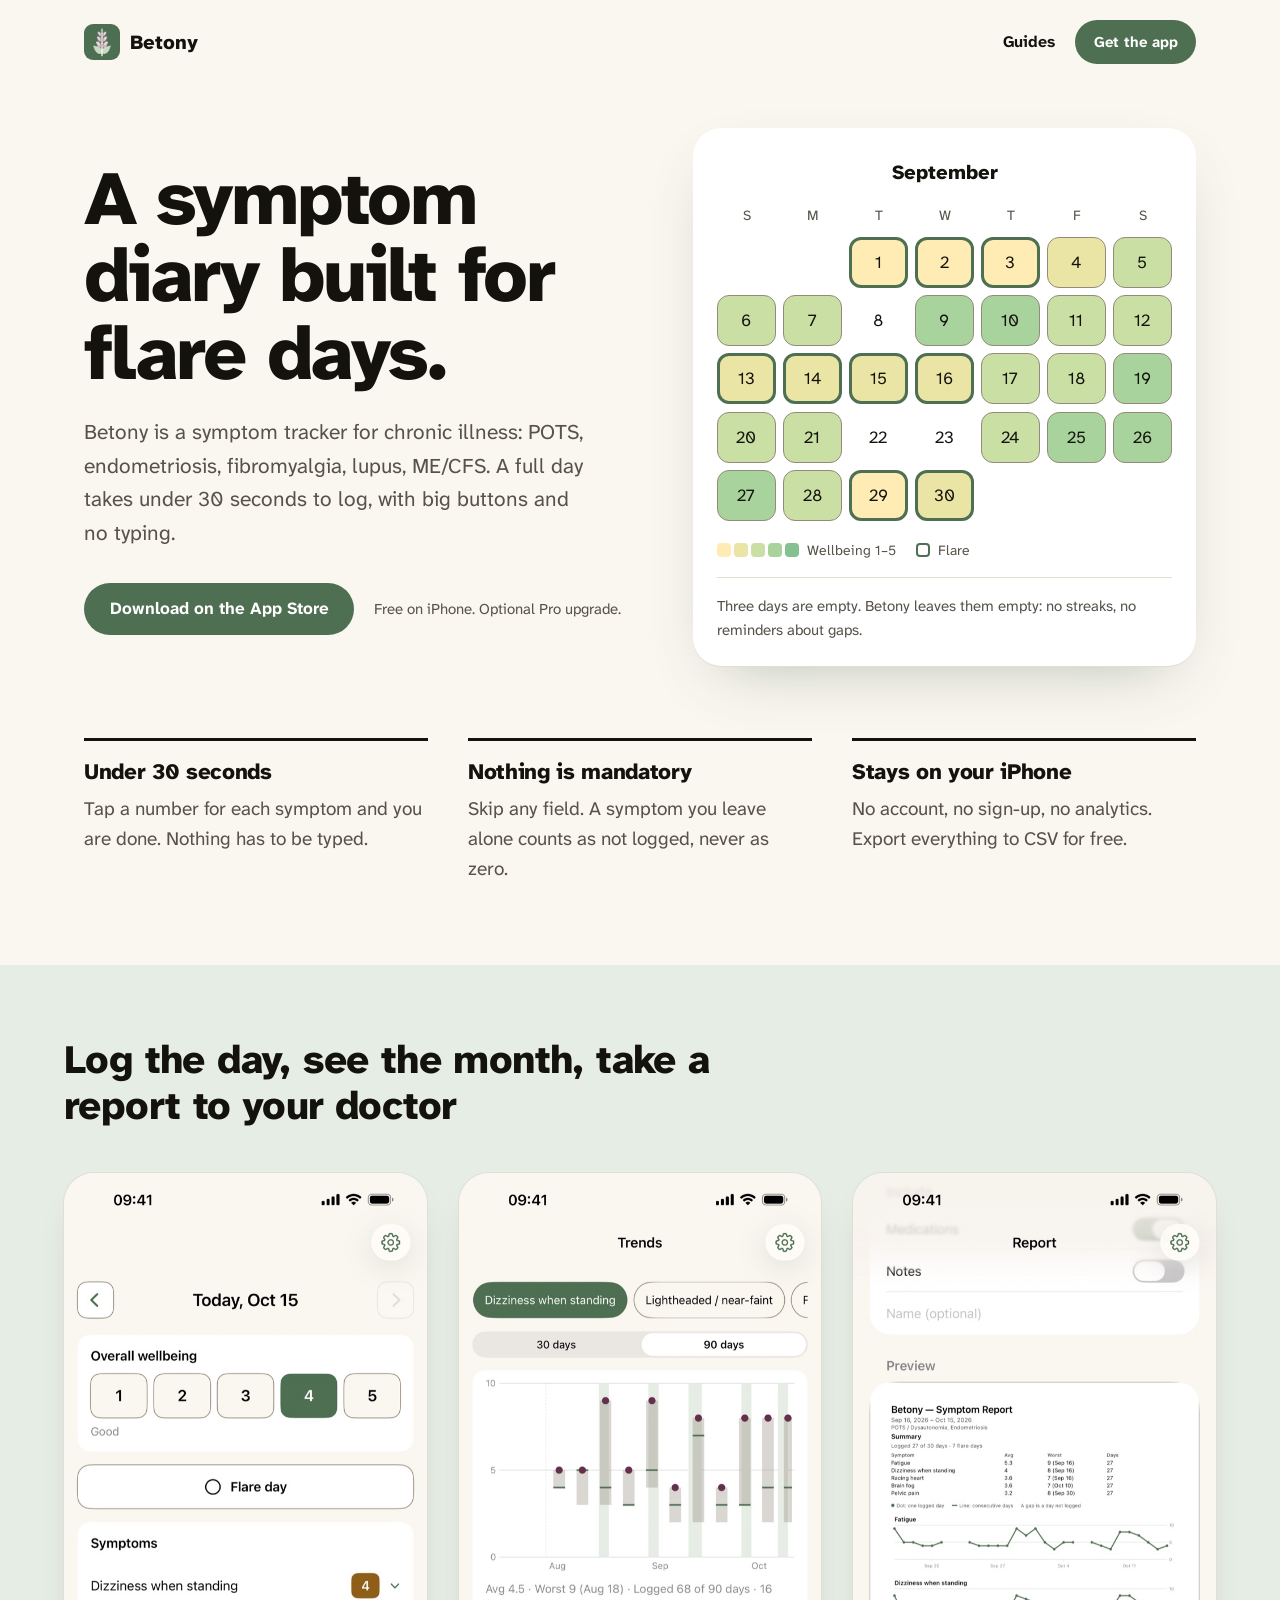
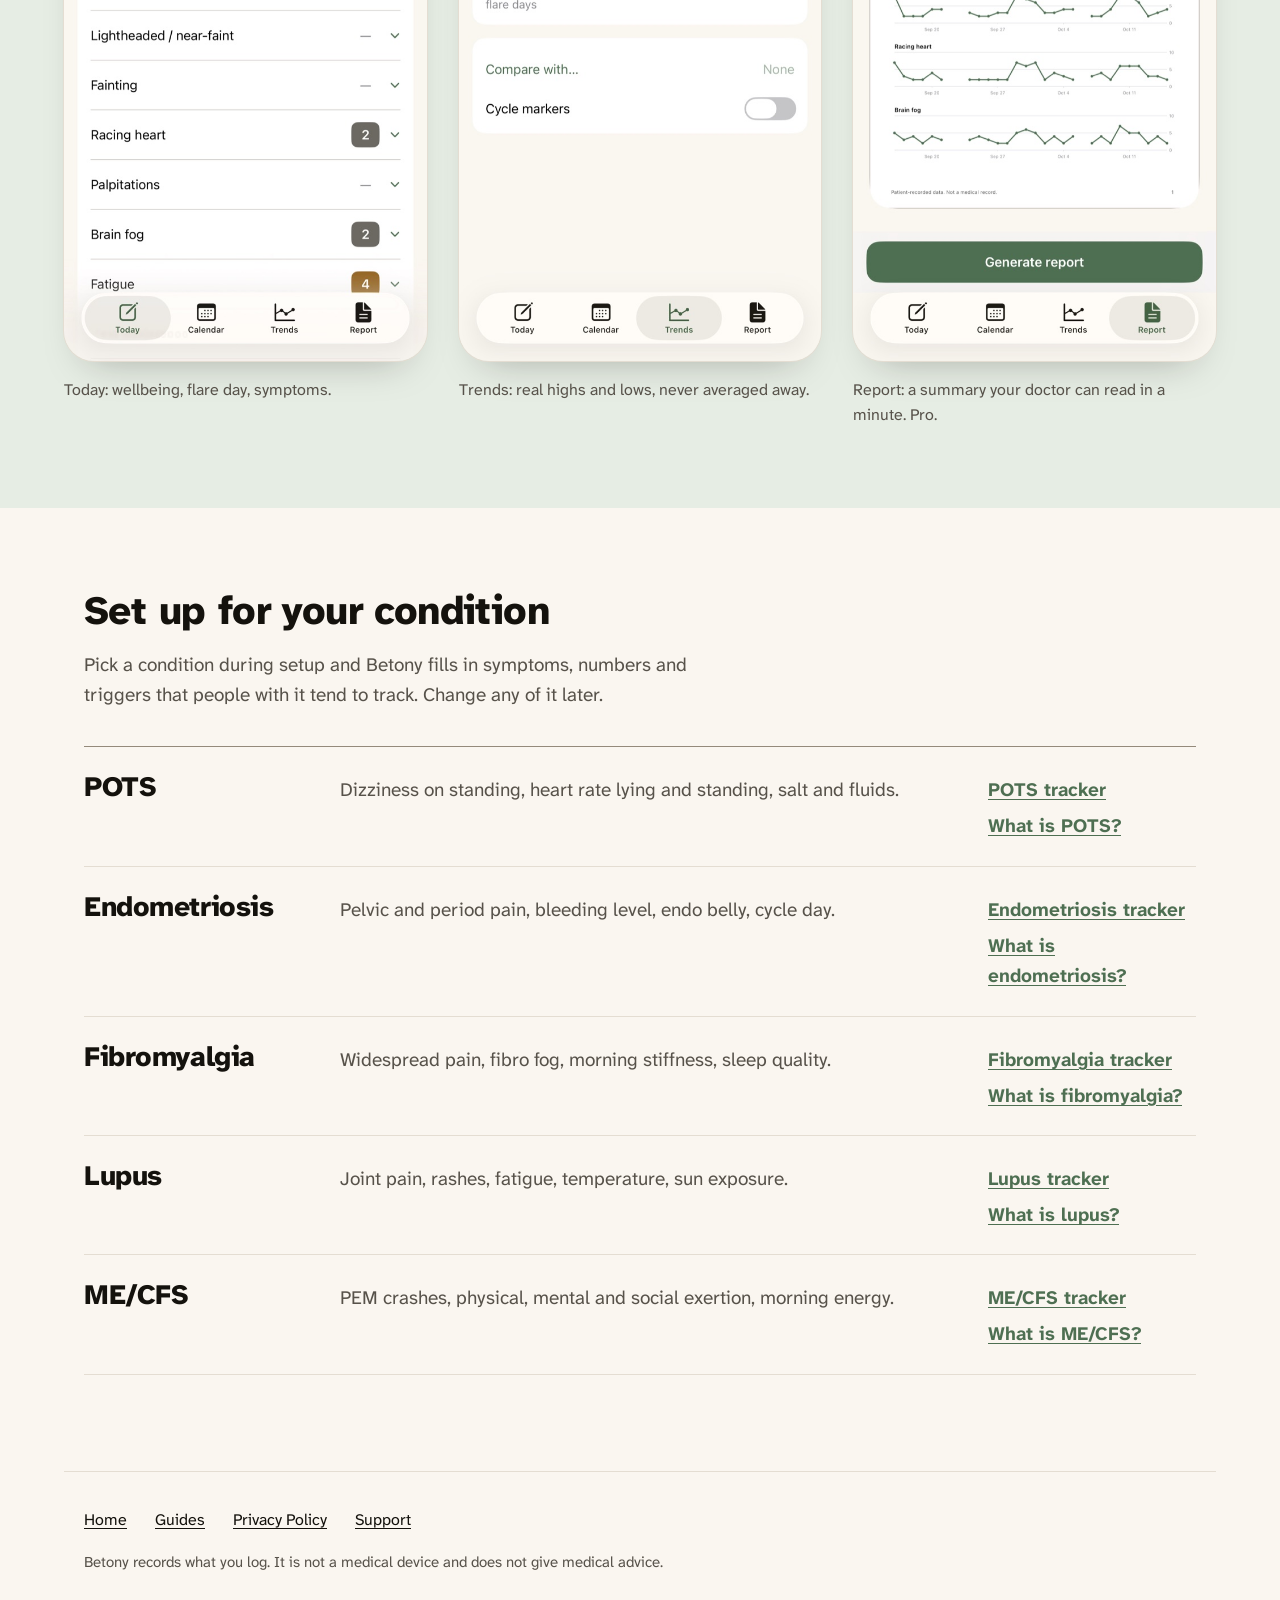
<file: index.html>
<!doctype html>
<html lang="en">
<head>
<meta charset="utf-8">
<meta name="viewport" content="width=device-width, initial-scale=1">
<meta name="color-scheme" content="light dark">
<meta name="theme-color" content="#FAF6F0" media="(prefers-color-scheme: light)">
<meta name="theme-color" content="#181611" media="(prefers-color-scheme: dark)">
<meta name="description" content="A symptom tracker for chronic illness: POTS, endometriosis, fibromyalgia, lupus, ME/CFS. Log a day in under 30 seconds. Free on iPhone.">
<meta name="google-site-verification" content="K2qzudUGoRobqem0MvwjoKvL5TuLfc5GnV8nQp2NCn0">
<title>Betony: Symptom Tracker for Chronic Illness</title>
<link rel="canonical" href="https://betonyapp.com/">
<meta property="og:type" content="website">
<meta property="og:site_name" content="Betony">
<meta property="og:title" content="Betony: Symptom Tracker for Chronic Illness">
<meta property="og:description" content="A symptom tracker for chronic illness: POTS, endometriosis, fibromyalgia, lupus, ME/CFS. Log a day in under 30 seconds. Free on iPhone.">
<meta property="og:url" content="https://betonyapp.com/">
<meta property="og:image" content="https://betonyapp.com/img/1-today-light.jpg">
<meta name="apple-itunes-app" content="app-id=6813134795">
<script type="application/ld+json">
{
 "@context": "https://schema.org",
 "@type": "MobileApplication",
 "name": "Betony: Symptom Tracker",
 "operatingSystem": "iOS",
 "applicationCategory": "HealthApplication",
 "url": "https://betonyapp.com/",
 "downloadUrl": "https://apps.apple.com/us/app/betony-symptom-tracker/id6813134795",
 "description": "A symptom tracker for chronic illness: POTS, endometriosis, fibromyalgia, lupus, ME/CFS. Log a day in under 30 seconds. Free on iPhone.",
 "offers": {
  "@type": "Offer",
  "price": "0",
  "priceCurrency": "USD"
 }
}
</script>
<link rel="icon" href="/favicon.png" type="image/png">
<link rel="apple-touch-icon" href="/apple-touch-icon.png">
<link rel="preconnect" href="https://fonts.googleapis.com">
<link rel="preconnect" href="https://fonts.gstatic.com" crossorigin>
<link rel="stylesheet" href="https://fonts.googleapis.com/css2?family=Atkinson+Hyperlegible+Next:wght@400;700;800&display=swap">
<link rel="stylesheet" href="/styles.css">
</head>
<body class="home">
<header class="site-header">
<a class="brand" href="/"><img src="/img/icon.png" width="36" height="36" alt="">Betony</a>
<nav aria-label="Main"><a href="/guides/">Guides</a><a class="button button-small" href="https://apps.apple.com/us/app/betony-symptom-tracker/id6813134795">Get the app</a></nav>
</header>
<main>
<section class="hero">
<div class="hero-text">
<h1>A symptom diary built for flare days.</h1>
<p class="lede">Betony is a symptom tracker for chronic illness: POTS, endometriosis, fibromyalgia, lupus, ME/CFS. A full day takes under 30 seconds to log, with big buttons and no typing.</p>
<p class="hero-cta"><a class="button" href="https://apps.apple.com/us/app/betony-symptom-tracker/id6813134795">Download on the App Store</a><span class="small">Free on iPhone. Optional Pro upgrade.</span></p>
</div>
<figure class="cal" role="img" aria-label="Example month in Betony's calendar: 27 of 30 days logged, 9 flare days, 3 days left empty.">
<p class="cal-month" aria-hidden="true">September</p>
<div class="cal-grid" aria-hidden="true"><span class="cal-head">S</span><span class="cal-head">M</span><span class="cal-head">T</span><span class="cal-head">W</span><span class="cal-head">T</span><span class="cal-head">F</span><span class="cal-head">S</span><span class="cal-day cal-pad"></span><span class="cal-day cal-pad"></span><span class="cal-day w1 cal-flare" style="--i:1">1</span><span class="cal-day w1 cal-flare" style="--i:2">2</span><span class="cal-day w1 cal-flare" style="--i:3">3</span><span class="cal-day w2" style="--i:4">4</span><span class="cal-day w3" style="--i:5">5</span><span class="cal-day w3" style="--i:6">6</span><span class="cal-day w3" style="--i:7">7</span><span class="cal-day cal-empty" style="--i:8">8</span><span class="cal-day w4" style="--i:9">9</span><span class="cal-day w4" style="--i:10">10</span><span class="cal-day w3" style="--i:11">11</span><span class="cal-day w3" style="--i:12">12</span><span class="cal-day w2 cal-flare" style="--i:13">13</span><span class="cal-day w2 cal-flare" style="--i:14">14</span><span class="cal-day w2 cal-flare" style="--i:15">15</span><span class="cal-day w2 cal-flare" style="--i:16">16</span><span class="cal-day w3" style="--i:17">17</span><span class="cal-day w3" style="--i:18">18</span><span class="cal-day w4" style="--i:19">19</span><span class="cal-day w3" style="--i:20">20</span><span class="cal-day w3" style="--i:21">21</span><span class="cal-day cal-empty" style="--i:22">22</span><span class="cal-day cal-empty" style="--i:23">23</span><span class="cal-day w3" style="--i:24">24</span><span class="cal-day w4" style="--i:25">25</span><span class="cal-day w4" style="--i:26">26</span><span class="cal-day w4" style="--i:27">27</span><span class="cal-day w3" style="--i:28">28</span><span class="cal-day w1 cal-flare" style="--i:29">29</span><span class="cal-day w2 cal-flare" style="--i:30">30</span></div>
<p class="cal-legend" aria-hidden="true"><span class="cal-ramp"><i class="w1"></i><i class="w2"></i><i class="w3"></i><i class="w4"></i><i class="w5"></i></span>Wellbeing 1–5 <span class="cal-flare-key"></span>Flare</p>
<figcaption>Three days are empty. Betony leaves them empty: no streaks, no reminders about gaps.</figcaption>
</figure>
</section>

<section class="promises" aria-label="How Betony works">
<div><h2>Under 30 seconds</h2><p>Tap a number for each symptom and you are done. Nothing has to be typed.</p></div>
<div><h2>Nothing is mandatory</h2><p>Skip any field. A symptom you leave alone counts as not logged, never as zero.</p></div>
<div><h2>Stays on your iPhone</h2><p>No account, no sign-up, no analytics. Export everything to CSV for free.</p></div>
</section>

<section class="shots" aria-labelledby="shots-title">
<h2 id="shots-title"><span>Log the day, see the month, take a report to your doctor</span></h2>
<div class="shots-row">
<figure><picture><source srcset="/img/1-today-dark.jpg" media="(prefers-color-scheme: dark)"><img src="/img/1-today-light.jpg" width="640" height="1391" alt="Betony&#x27;s Today screen: overall wellbeing from 1 to 5, a flare day toggle and a list of symptoms with severity" loading="lazy"></picture><figcaption>Today: wellbeing, flare day, symptoms.</figcaption></figure>
<figure><picture><source srcset="/img/3-trends-90d-dark.jpg" media="(prefers-color-scheme: dark)"><img src="/img/3-trends-90d-light.jpg" width="640" height="1391" alt="Betony&#x27;s Trends screen: 90 days of dizziness with each day&#x27;s real high and low" loading="lazy"></picture><figcaption>Trends: real highs and lows, never averaged away.</figcaption></figure>
<figure><picture><source srcset="/img/4-report-preview-dark.jpg" media="(prefers-color-scheme: dark)"><img src="/img/4-report-preview-light.jpg" width="640" height="1391" alt="Betony&#x27;s Report screen: a preview of a printable symptom report with charts per symptom" loading="lazy"></picture><figcaption>Report: a summary your doctor can read in a minute. Pro.</figcaption></figure>
</div>
</section>

<section class="conditions" aria-labelledby="cond-title">
<h2 id="cond-title">Set up for your condition</h2>
<p>Pick a condition during setup and Betony fills in symptoms, numbers and triggers that people with it tend to track. Change any of it later.</p>
<ul class="cond-list">
<li><h3>POTS</h3><p>Dizziness on standing, heart rate lying and standing, salt and fluids.</p><p class="cond-links"><a href="/pots-symptom-tracker/">POTS tracker</a><a href="/what-is-pots/">What is POTS?</a></p></li>
<li><h3>Endometriosis</h3><p>Pelvic and period pain, bleeding level, endo belly, cycle day.</p><p class="cond-links"><a href="/endometriosis-symptom-tracker/">Endometriosis tracker</a><a href="/what-is-endometriosis/">What is endometriosis?</a></p></li>
<li><h3>Fibromyalgia</h3><p>Widespread pain, fibro fog, morning stiffness, sleep quality.</p><p class="cond-links"><a href="/fibromyalgia-symptom-tracker/">Fibromyalgia tracker</a><a href="/what-is-fibromyalgia/">What is fibromyalgia?</a></p></li>
<li><h3>Lupus</h3><p>Joint pain, rashes, fatigue, temperature, sun exposure.</p><p class="cond-links"><a href="/lupus-flare-tracker/">Lupus tracker</a><a href="/what-is-lupus/">What is lupus?</a></p></li>
<li><h3>ME/CFS</h3><p>PEM crashes, physical, mental and social exertion, morning energy.</p><p class="cond-links"><a href="/me-cfs-symptom-tracker/">ME/CFS tracker</a><a href="/what-is-me-cfs/">What is ME/CFS?</a></p></li>
</ul>
</section>

</main>
<footer class="site-footer">
<nav aria-label="Site">
<ul>
<li><a href="/">Home</a></li>
<li><a href="/guides/">Guides</a></li>
<li><a href="/privacy/">Privacy Policy</a></li>
<li><a href="/support/">Support</a></li>
</ul>
</nav>
<p class="small">Betony records what you log. It is not a medical device and does not give medical advice.</p>
</footer>
</body>
</html>
</file>
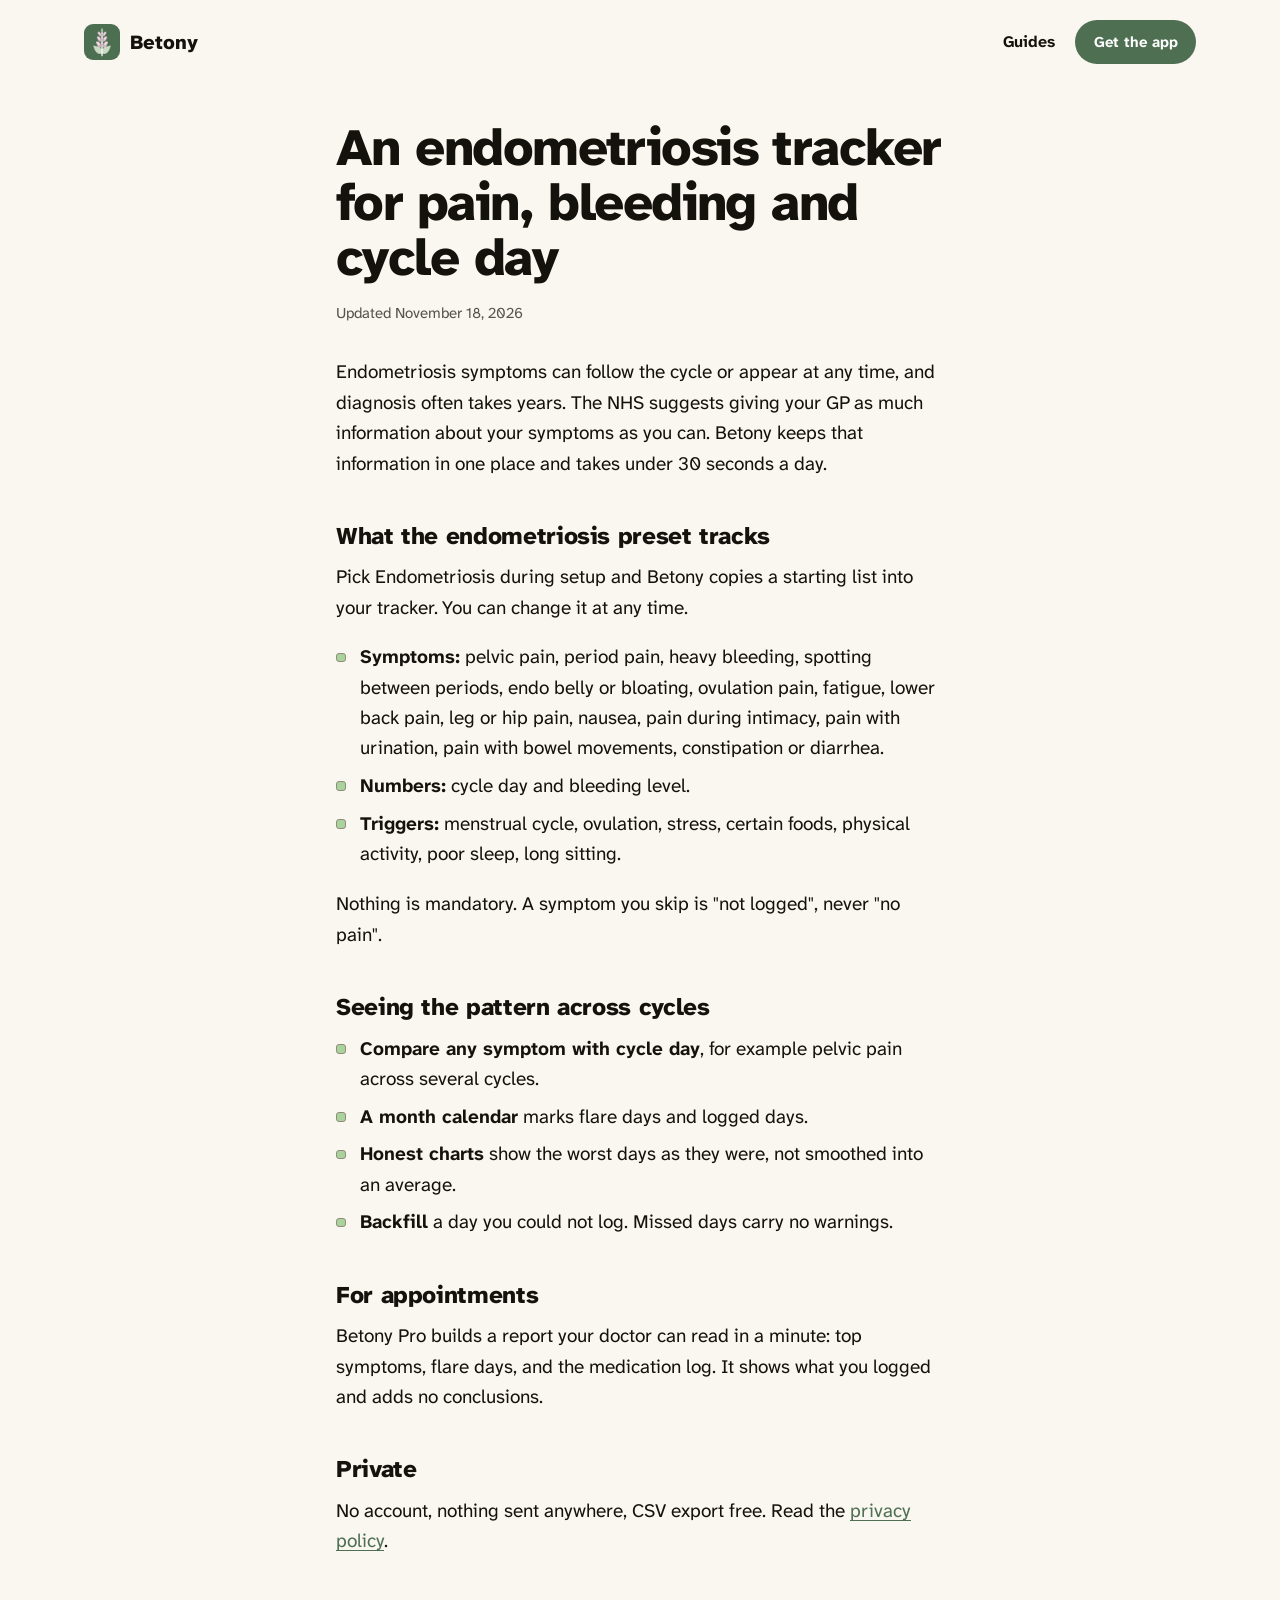
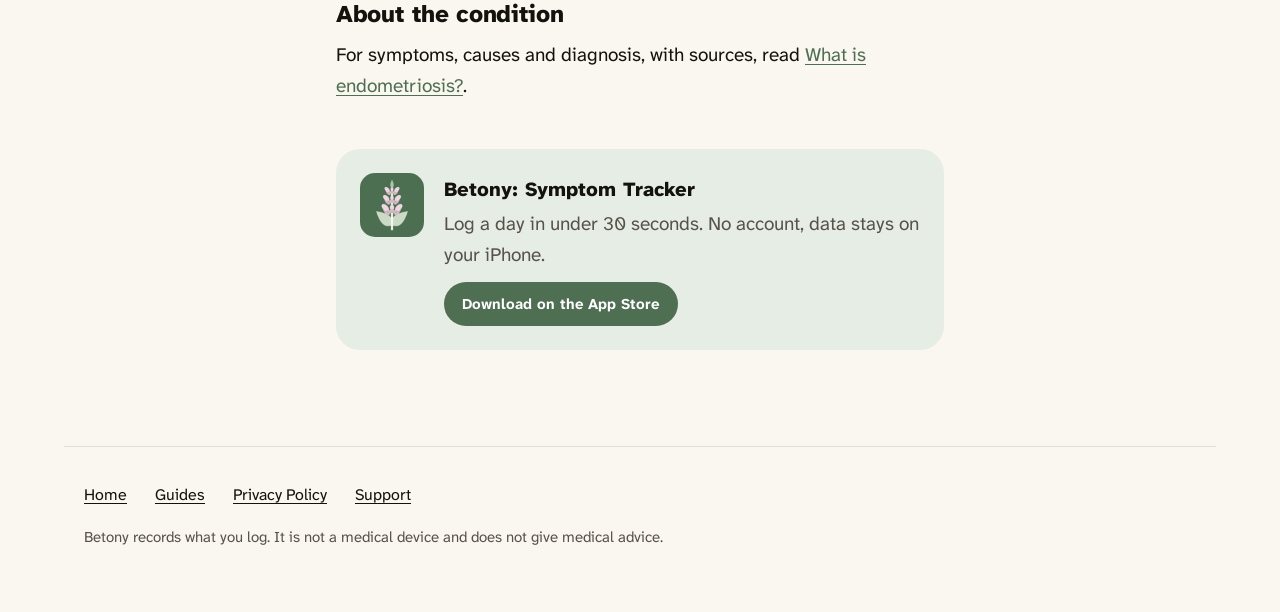
<file: endometriosis-symptom-tracker/index.html>
<!doctype html>
<html lang="en">
<head>
<meta charset="utf-8">
<meta name="viewport" content="width=device-width, initial-scale=1">
<meta name="color-scheme" content="light dark">
<meta name="theme-color" content="#FAF6F0" media="(prefers-color-scheme: light)">
<meta name="theme-color" content="#181611" media="(prefers-color-scheme: dark)">
<meta name="description" content="An endometriosis tracker for iPhone. Log pelvic pain, period pain, bleeding, endo belly and cycle day in under 30 seconds.">
<title>Endometriosis Symptom Tracker: Pain &amp; Cycle | Betony</title>
<link rel="canonical" href="https://betonyapp.com/endometriosis-symptom-tracker/">
<meta property="og:type" content="article">
<meta property="og:site_name" content="Betony">
<meta property="og:title" content="Endometriosis Symptom Tracker: Pain &amp; Cycle | Betony">
<meta property="og:description" content="An endometriosis tracker for iPhone. Log pelvic pain, period pain, bleeding, endo belly and cycle day in under 30 seconds.">
<meta property="og:url" content="https://betonyapp.com/endometriosis-symptom-tracker/">
<meta property="og:image" content="https://betonyapp.com/img/1-today-light.jpg">
<meta name="apple-itunes-app" content="app-id=6813134795">
<script type="application/ld+json">
{
 "@context": "https://schema.org",
 "@type": "Article",
 "headline": "An endometriosis tracker for pain, bleeding and cycle day",
 "description": "An endometriosis tracker for iPhone. Log pelvic pain, period pain, bleeding, endo belly and cycle day in under 30 seconds.",
 "mainEntityOfPage": "https://betonyapp.com/endometriosis-symptom-tracker/",
 "dateModified": "2026-11-18",
 "author": {
  "@type": "Organization",
  "name": "Betony",
  "url": "https://betonyapp.com/"
 },
 "publisher": {
  "@type": "Organization",
  "name": "Betony",
  "url": "https://betonyapp.com/"
 }
}
</script>
<link rel="icon" href="/favicon.png" type="image/png">
<link rel="apple-touch-icon" href="/apple-touch-icon.png">
<link rel="preconnect" href="https://fonts.googleapis.com">
<link rel="preconnect" href="https://fonts.gstatic.com" crossorigin>
<link rel="stylesheet" href="https://fonts.googleapis.com/css2?family=Atkinson+Hyperlegible+Next:wght@400;700;800&display=swap">
<link rel="stylesheet" href="/styles.css">
</head>
<body class="inner">
<header class="site-header">
<a class="brand" href="/"><img src="/img/icon.png" width="36" height="36" alt="">Betony</a>
<nav aria-label="Main"><a href="/guides/">Guides</a><a class="button button-small" href="https://apps.apple.com/us/app/betony-symptom-tracker/id6813134795">Get the app</a></nav>
</header>
<main>
<article class="prose">
<h1>An endometriosis tracker for pain, bleeding and cycle day</h1>
<p class="small">Updated <time datetime="2026-11-18">November 18, 2026</time></p>
<p>Endometriosis symptoms can follow the cycle or appear at any time, and diagnosis often takes years. The NHS suggests giving your GP as much information about your symptoms as you can. Betony keeps that information in one place and takes under 30 seconds a day.</p>
<h2>What the endometriosis preset tracks</h2>
<p>Pick Endometriosis during setup and Betony copies a starting list into your tracker. You can change it at any time.</p>
<ul>
<li><strong>Symptoms:</strong> pelvic pain, period pain, heavy bleeding, spotting between periods, endo belly or bloating, ovulation pain, fatigue, lower back pain, leg or hip pain, nausea, pain during intimacy, pain with urination, pain with bowel movements, constipation or diarrhea.</li>
<li><strong>Numbers:</strong> cycle day and bleeding level.</li>
<li><strong>Triggers:</strong> menstrual cycle, ovulation, stress, certain foods, physical activity, poor sleep, long sitting.</li>
</ul>
<p>Nothing is mandatory. A symptom you skip is "not logged", never "no pain".</p>
<h2>Seeing the pattern across cycles</h2>
<ul>
<li><strong>Compare any symptom with cycle day</strong>, for example pelvic pain across several cycles.</li>
<li><strong>A month calendar</strong> marks flare days and logged days.</li>
<li><strong>Honest charts</strong> show the worst days as they were, not smoothed into an average.</li>
<li><strong>Backfill</strong> a day you could not log. Missed days carry no warnings.</li>
</ul>
<h2>For appointments</h2>
<p>Betony Pro builds a report your doctor can read in a minute: top symptoms, flare days, and the medication log. It shows what you logged and adds no conclusions.</p>
<h2>Private</h2>
<p>No account, nothing sent anywhere, CSV export free. Read the <a href="/privacy/">privacy policy</a>.</p>
<h2>About the condition</h2>
<p>For symptoms, causes and diagnosis, with sources, read <a href="/what-is-endometriosis/">What is endometriosis?</a>.</p>
</article>
<aside class="cta" aria-label="Get Betony">
<img src="/img/icon.png" width="64" height="64" alt="">
<div>
<p class="cta-title">Betony: Symptom Tracker</p>
<p>Log a day in under 30 seconds. No account, data stays on your iPhone.</p>
<a class="button button-small" href="https://apps.apple.com/us/app/betony-symptom-tracker/id6813134795">Download on the App Store</a>
</div>
</aside>
</main>
<footer class="site-footer">
<nav aria-label="Site">
<ul>
<li><a href="/">Home</a></li>
<li><a href="/guides/">Guides</a></li>
<li><a href="/privacy/">Privacy Policy</a></li>
<li><a href="/support/">Support</a></li>
</ul>
</nav>
<p class="small">Betony records what you log. It is not a medical device and does not give medical advice.</p>
</footer>
</body>
</html>
</file>
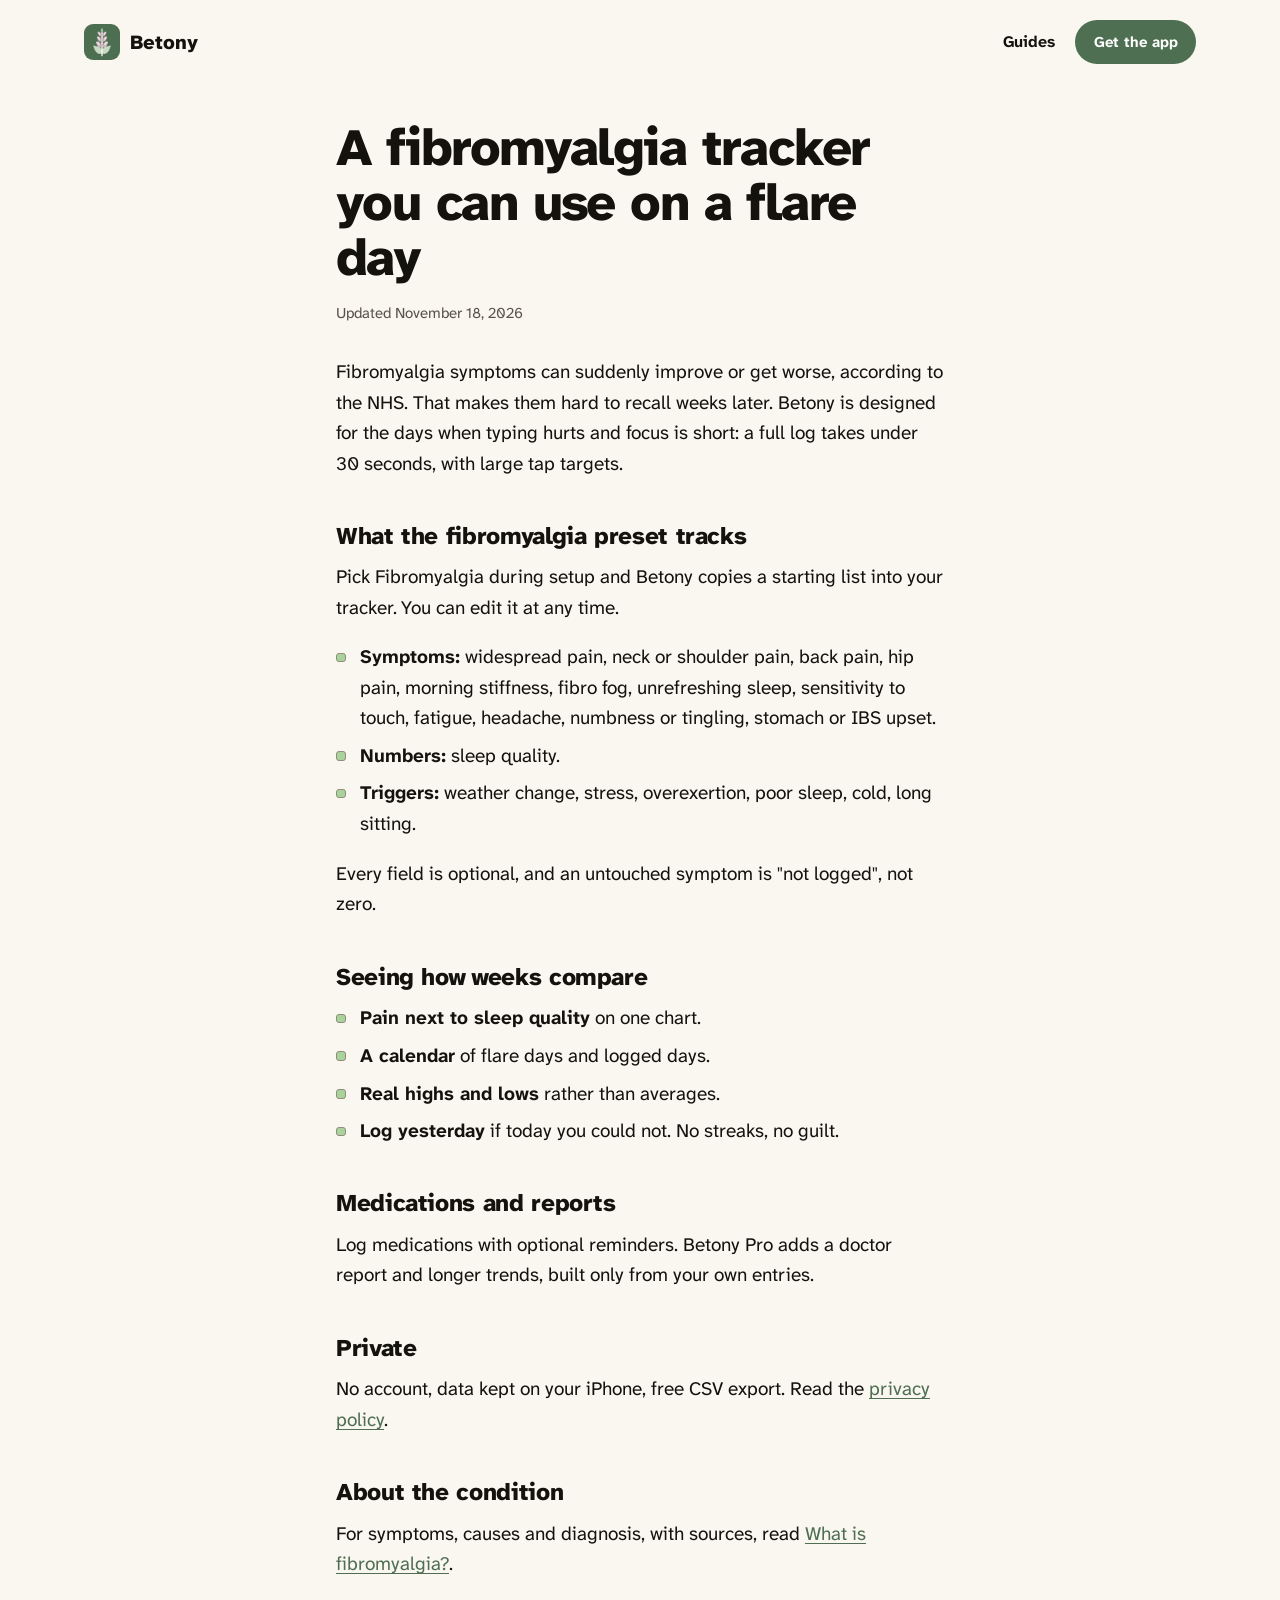
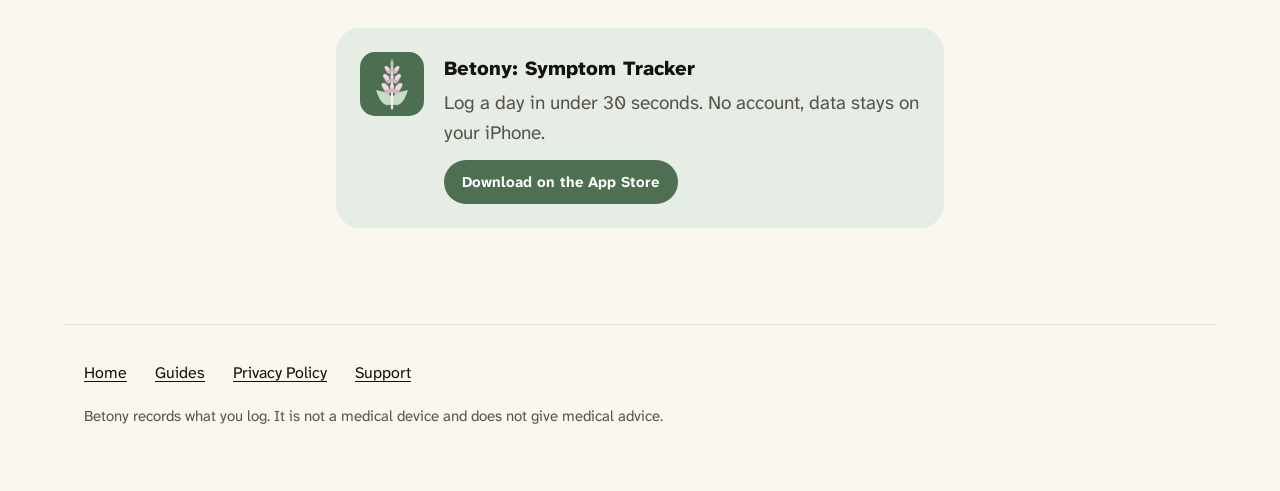
<file: fibromyalgia-symptom-tracker/index.html>
<!doctype html>
<html lang="en">
<head>
<meta charset="utf-8">
<meta name="viewport" content="width=device-width, initial-scale=1">
<meta name="color-scheme" content="light dark">
<meta name="theme-color" content="#FAF6F0" media="(prefers-color-scheme: light)">
<meta name="theme-color" content="#181611" media="(prefers-color-scheme: dark)">
<meta name="description" content="A fibromyalgia symptom tracker for iPhone. Log widespread pain, fibro fog, stiffness and sleep quality in under 30 seconds, with big buttons and no typing.">
<title>Fibromyalgia Symptom Tracker: Pain &amp; Fibro Fog | Betony</title>
<link rel="canonical" href="https://betonyapp.com/fibromyalgia-symptom-tracker/">
<meta property="og:type" content="article">
<meta property="og:site_name" content="Betony">
<meta property="og:title" content="Fibromyalgia Symptom Tracker: Pain &amp; Fibro Fog | Betony">
<meta property="og:description" content="A fibromyalgia symptom tracker for iPhone. Log widespread pain, fibro fog, stiffness and sleep quality in under 30 seconds, with big buttons and no typing.">
<meta property="og:url" content="https://betonyapp.com/fibromyalgia-symptom-tracker/">
<meta property="og:image" content="https://betonyapp.com/img/1-today-light.jpg">
<meta name="apple-itunes-app" content="app-id=6813134795">
<script type="application/ld+json">
{
 "@context": "https://schema.org",
 "@type": "Article",
 "headline": "A fibromyalgia tracker you can use on a flare day",
 "description": "A fibromyalgia symptom tracker for iPhone. Log widespread pain, fibro fog, stiffness and sleep quality in under 30 seconds, with big buttons and no typing.",
 "mainEntityOfPage": "https://betonyapp.com/fibromyalgia-symptom-tracker/",
 "dateModified": "2026-11-18",
 "author": {
  "@type": "Organization",
  "name": "Betony",
  "url": "https://betonyapp.com/"
 },
 "publisher": {
  "@type": "Organization",
  "name": "Betony",
  "url": "https://betonyapp.com/"
 }
}
</script>
<link rel="icon" href="/favicon.png" type="image/png">
<link rel="apple-touch-icon" href="/apple-touch-icon.png">
<link rel="preconnect" href="https://fonts.googleapis.com">
<link rel="preconnect" href="https://fonts.gstatic.com" crossorigin>
<link rel="stylesheet" href="https://fonts.googleapis.com/css2?family=Atkinson+Hyperlegible+Next:wght@400;700;800&display=swap">
<link rel="stylesheet" href="/styles.css">
</head>
<body class="inner">
<header class="site-header">
<a class="brand" href="/"><img src="/img/icon.png" width="36" height="36" alt="">Betony</a>
<nav aria-label="Main"><a href="/guides/">Guides</a><a class="button button-small" href="https://apps.apple.com/us/app/betony-symptom-tracker/id6813134795">Get the app</a></nav>
</header>
<main>
<article class="prose">
<h1>A fibromyalgia tracker you can use on a flare day</h1>
<p class="small">Updated <time datetime="2026-11-18">November 18, 2026</time></p>
<p>Fibromyalgia symptoms can suddenly improve or get worse, according to the NHS. That makes them hard to recall weeks later. Betony is designed for the days when typing hurts and focus is short: a full log takes under 30 seconds, with large tap targets.</p>
<h2>What the fibromyalgia preset tracks</h2>
<p>Pick Fibromyalgia during setup and Betony copies a starting list into your tracker. You can edit it at any time.</p>
<ul>
<li><strong>Symptoms:</strong> widespread pain, neck or shoulder pain, back pain, hip pain, morning stiffness, fibro fog, unrefreshing sleep, sensitivity to touch, fatigue, headache, numbness or tingling, stomach or IBS upset.</li>
<li><strong>Numbers:</strong> sleep quality.</li>
<li><strong>Triggers:</strong> weather change, stress, overexertion, poor sleep, cold, long sitting.</li>
</ul>
<p>Every field is optional, and an untouched symptom is "not logged", not zero.</p>
<h2>Seeing how weeks compare</h2>
<ul>
<li><strong>Pain next to sleep quality</strong> on one chart.</li>
<li><strong>A calendar</strong> of flare days and logged days.</li>
<li><strong>Real highs and lows</strong> rather than averages.</li>
<li><strong>Log yesterday</strong> if today you could not. No streaks, no guilt.</li>
</ul>
<h2>Medications and reports</h2>
<p>Log medications with optional reminders. Betony Pro adds a doctor report and longer trends, built only from your own entries.</p>
<h2>Private</h2>
<p>No account, data kept on your iPhone, free CSV export. Read the <a href="/privacy/">privacy policy</a>.</p>
<h2>About the condition</h2>
<p>For symptoms, causes and diagnosis, with sources, read <a href="/what-is-fibromyalgia/">What is fibromyalgia?</a>.</p>
</article>
<aside class="cta" aria-label="Get Betony">
<img src="/img/icon.png" width="64" height="64" alt="">
<div>
<p class="cta-title">Betony: Symptom Tracker</p>
<p>Log a day in under 30 seconds. No account, data stays on your iPhone.</p>
<a class="button button-small" href="https://apps.apple.com/us/app/betony-symptom-tracker/id6813134795">Download on the App Store</a>
</div>
</aside>
</main>
<footer class="site-footer">
<nav aria-label="Site">
<ul>
<li><a href="/">Home</a></li>
<li><a href="/guides/">Guides</a></li>
<li><a href="/privacy/">Privacy Policy</a></li>
<li><a href="/support/">Support</a></li>
</ul>
</nav>
<p class="small">Betony records what you log. It is not a medical device and does not give medical advice.</p>
</footer>
</body>
</html>
</file>
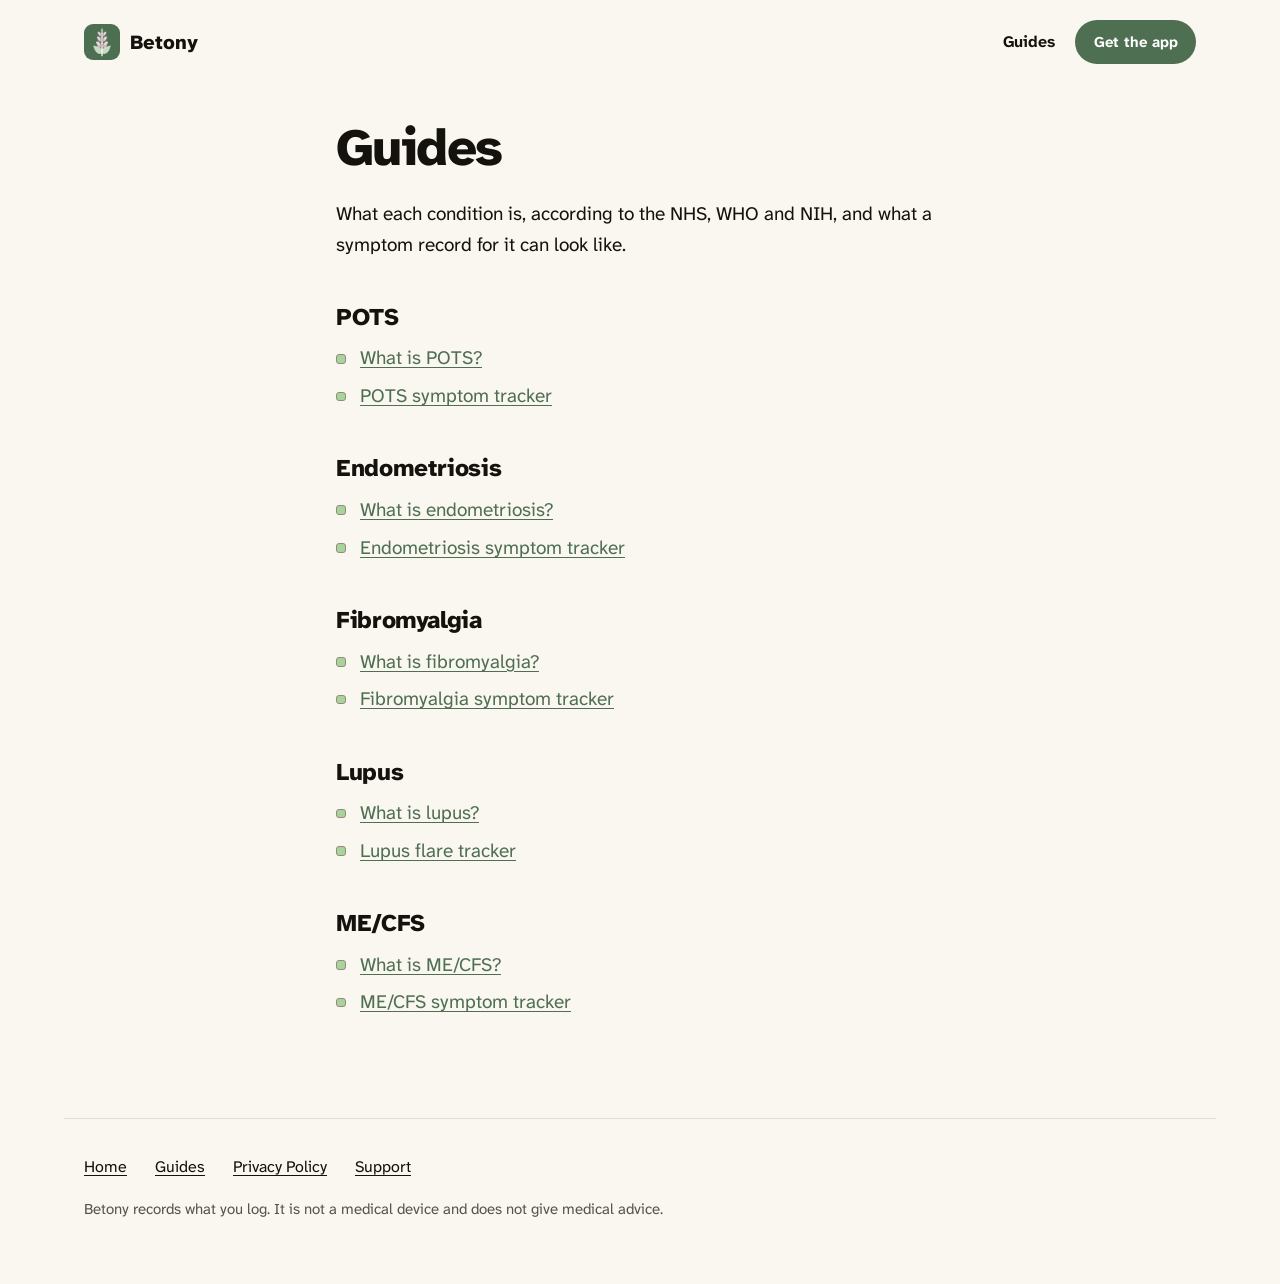
<file: guides/index.html>
<!doctype html>
<html lang="en">
<head>
<meta charset="utf-8">
<meta name="viewport" content="width=device-width, initial-scale=1">
<meta name="color-scheme" content="light dark">
<meta name="theme-color" content="#FAF6F0" media="(prefers-color-scheme: light)">
<meta name="theme-color" content="#181611" media="(prefers-color-scheme: dark)">
<meta name="description" content="Plain-language guides to POTS, endometriosis, fibromyalgia, lupus and ME/CFS, and to keeping a symptom record for each.">
<title>Guides — Betony</title>
<link rel="canonical" href="https://betonyapp.com/guides/">
<meta property="og:type" content="website">
<meta property="og:site_name" content="Betony">
<meta property="og:title" content="Guides — Betony">
<meta property="og:description" content="Plain-language guides to POTS, endometriosis, fibromyalgia, lupus and ME/CFS, and to keeping a symptom record for each.">
<meta property="og:url" content="https://betonyapp.com/guides/">
<meta property="og:image" content="https://betonyapp.com/img/1-today-light.jpg">
<meta name="apple-itunes-app" content="app-id=6813134795">
<link rel="icon" href="/favicon.png" type="image/png">
<link rel="apple-touch-icon" href="/apple-touch-icon.png">
<link rel="preconnect" href="https://fonts.googleapis.com">
<link rel="preconnect" href="https://fonts.gstatic.com" crossorigin>
<link rel="stylesheet" href="https://fonts.googleapis.com/css2?family=Atkinson+Hyperlegible+Next:wght@400;700;800&display=swap">
<link rel="stylesheet" href="/styles.css">
</head>
<body class="inner">
<header class="site-header">
<a class="brand" href="/"><img src="/img/icon.png" width="36" height="36" alt="">Betony</a>
<nav aria-label="Main"><a href="/guides/">Guides</a><a class="button button-small" href="https://apps.apple.com/us/app/betony-symptom-tracker/id6813134795">Get the app</a></nav>
</header>
<main>
<article class="prose">
<h1>Guides</h1>
<p>What each condition is, according to the NHS, WHO and NIH, and what a symptom record for it can look like.</p>
<h2>POTS</h2>
<ul>
<li><a href="/what-is-pots/">What is POTS?</a></li>
<li><a href="/pots-symptom-tracker/">POTS symptom tracker</a></li>
</ul>
<h2>Endometriosis</h2>
<ul>
<li><a href="/what-is-endometriosis/">What is endometriosis?</a></li>
<li><a href="/endometriosis-symptom-tracker/">Endometriosis symptom tracker</a></li>
</ul>
<h2>Fibromyalgia</h2>
<ul>
<li><a href="/what-is-fibromyalgia/">What is fibromyalgia?</a></li>
<li><a href="/fibromyalgia-symptom-tracker/">Fibromyalgia symptom tracker</a></li>
</ul>
<h2>Lupus</h2>
<ul>
<li><a href="/what-is-lupus/">What is lupus?</a></li>
<li><a href="/lupus-flare-tracker/">Lupus flare tracker</a></li>
</ul>
<h2>ME/CFS</h2>
<ul>
<li><a href="/what-is-me-cfs/">What is ME/CFS?</a></li>
<li><a href="/me-cfs-symptom-tracker/">ME/CFS symptom tracker</a></li>
</ul>
</article>
</main>
<footer class="site-footer">
<nav aria-label="Site">
<ul>
<li><a href="/">Home</a></li>
<li><a href="/guides/">Guides</a></li>
<li><a href="/privacy/">Privacy Policy</a></li>
<li><a href="/support/">Support</a></li>
</ul>
</nav>
<p class="small">Betony records what you log. It is not a medical device and does not give medical advice.</p>
</footer>
</body>
</html>
</file>
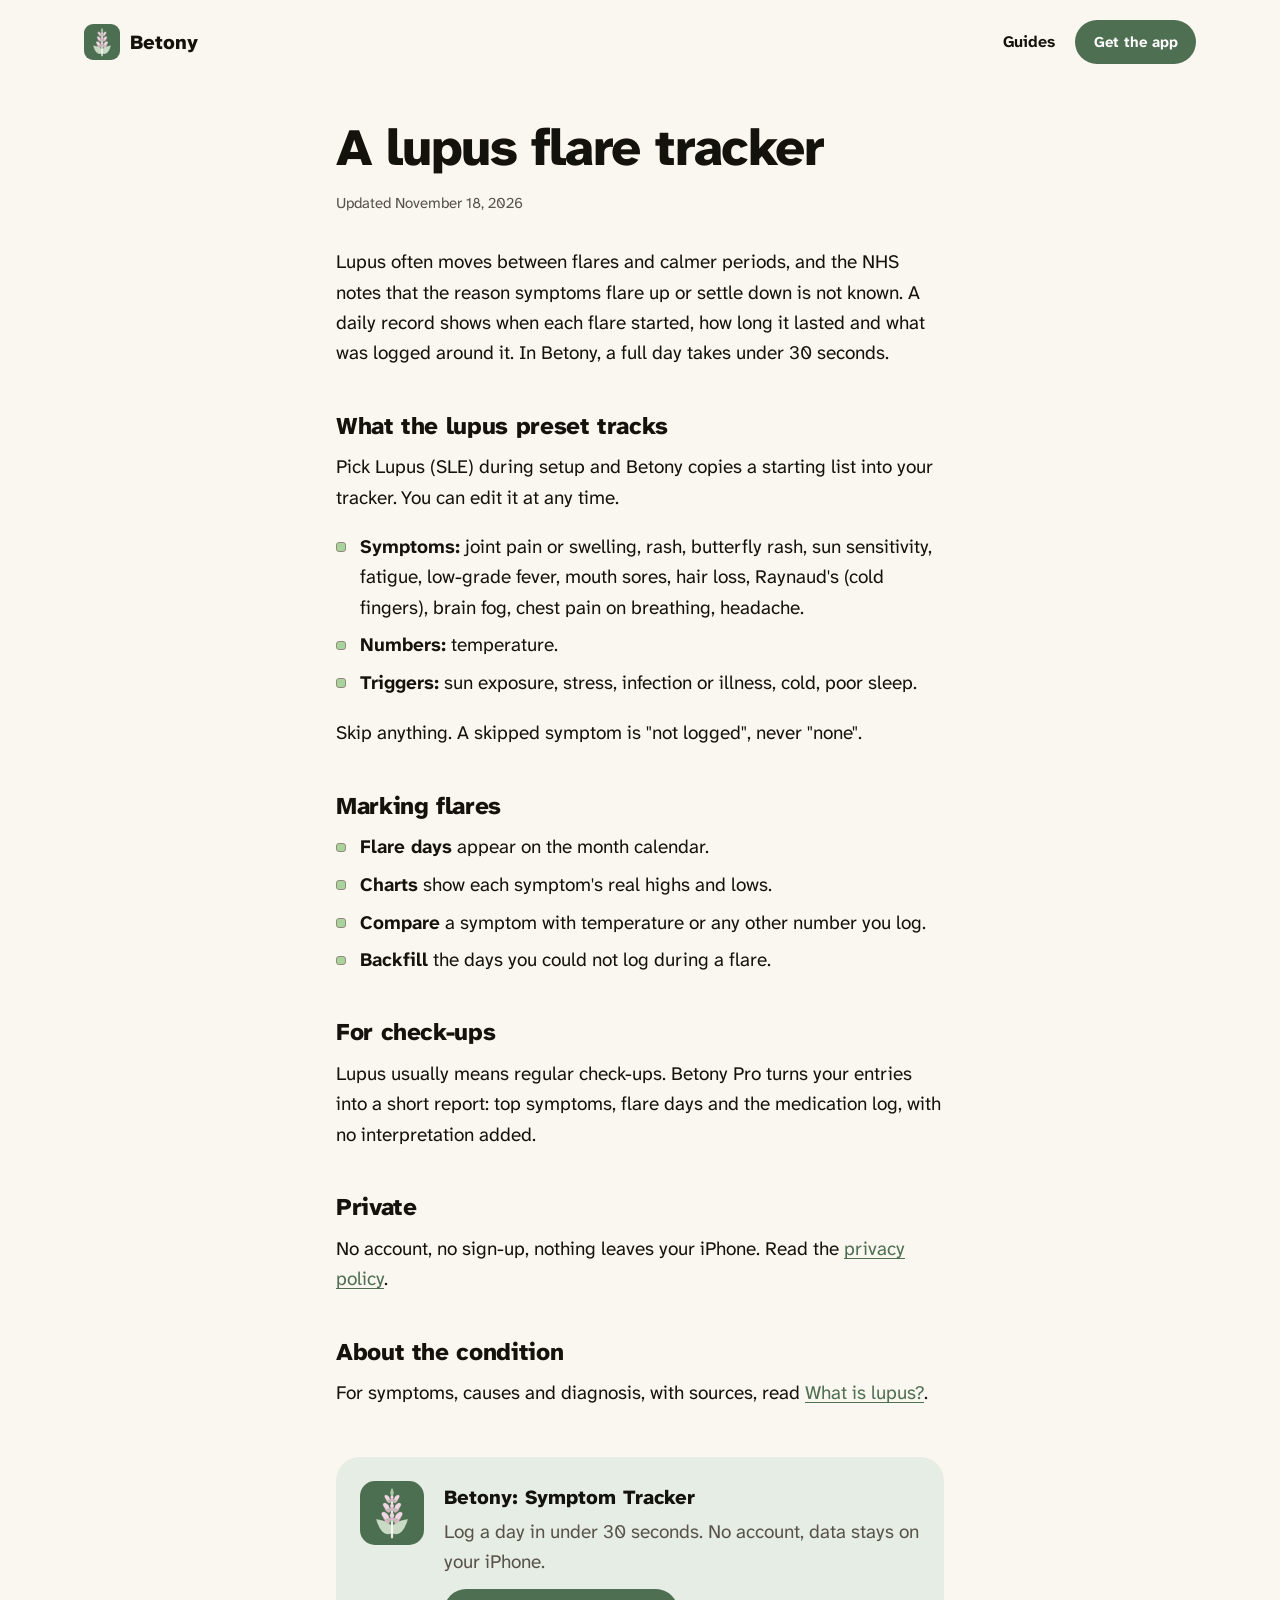
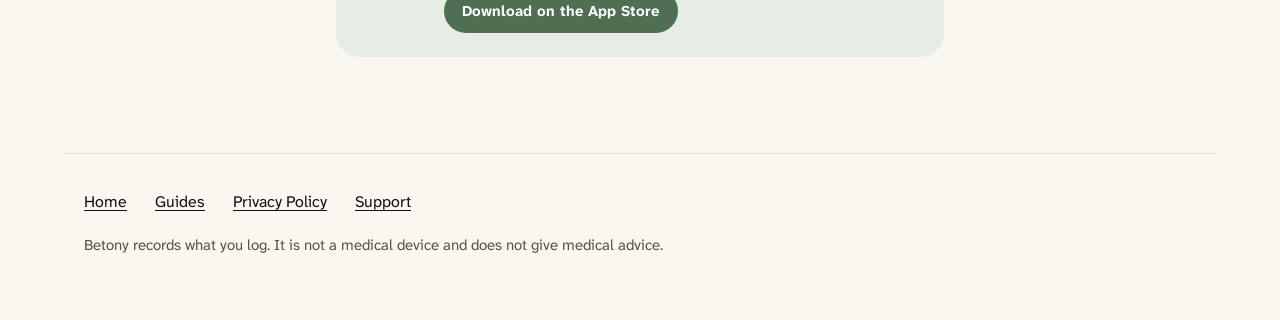
<file: lupus-flare-tracker/index.html>
<!doctype html>
<html lang="en">
<head>
<meta charset="utf-8">
<meta name="viewport" content="width=device-width, initial-scale=1">
<meta name="color-scheme" content="light dark">
<meta name="theme-color" content="#FAF6F0" media="(prefers-color-scheme: light)">
<meta name="theme-color" content="#181611" media="(prefers-color-scheme: dark)">
<meta name="description" content="A lupus flare tracker for iPhone. Log joint pain, rashes, fatigue, temperature and sun exposure in under 30 seconds, and mark flare days on a calendar.">
<title>Lupus Flare Tracker: Joint Pain, Rash, Fatigue | Betony</title>
<link rel="canonical" href="https://betonyapp.com/lupus-flare-tracker/">
<meta property="og:type" content="article">
<meta property="og:site_name" content="Betony">
<meta property="og:title" content="Lupus Flare Tracker: Joint Pain, Rash, Fatigue | Betony">
<meta property="og:description" content="A lupus flare tracker for iPhone. Log joint pain, rashes, fatigue, temperature and sun exposure in under 30 seconds, and mark flare days on a calendar.">
<meta property="og:url" content="https://betonyapp.com/lupus-flare-tracker/">
<meta property="og:image" content="https://betonyapp.com/img/1-today-light.jpg">
<meta name="apple-itunes-app" content="app-id=6813134795">
<script type="application/ld+json">
{
 "@context": "https://schema.org",
 "@type": "Article",
 "headline": "A lupus flare tracker",
 "description": "A lupus flare tracker for iPhone. Log joint pain, rashes, fatigue, temperature and sun exposure in under 30 seconds, and mark flare days on a calendar.",
 "mainEntityOfPage": "https://betonyapp.com/lupus-flare-tracker/",
 "dateModified": "2026-11-18",
 "author": {
  "@type": "Organization",
  "name": "Betony",
  "url": "https://betonyapp.com/"
 },
 "publisher": {
  "@type": "Organization",
  "name": "Betony",
  "url": "https://betonyapp.com/"
 }
}
</script>
<link rel="icon" href="/favicon.png" type="image/png">
<link rel="apple-touch-icon" href="/apple-touch-icon.png">
<link rel="preconnect" href="https://fonts.googleapis.com">
<link rel="preconnect" href="https://fonts.gstatic.com" crossorigin>
<link rel="stylesheet" href="https://fonts.googleapis.com/css2?family=Atkinson+Hyperlegible+Next:wght@400;700;800&display=swap">
<link rel="stylesheet" href="/styles.css">
</head>
<body class="inner">
<header class="site-header">
<a class="brand" href="/"><img src="/img/icon.png" width="36" height="36" alt="">Betony</a>
<nav aria-label="Main"><a href="/guides/">Guides</a><a class="button button-small" href="https://apps.apple.com/us/app/betony-symptom-tracker/id6813134795">Get the app</a></nav>
</header>
<main>
<article class="prose">
<h1>A lupus flare tracker</h1>
<p class="small">Updated <time datetime="2026-11-18">November 18, 2026</time></p>
<p>Lupus often moves between flares and calmer periods, and the NHS notes that the reason symptoms flare up or settle down is not known. A daily record shows when each flare started, how long it lasted and what was logged around it. In Betony, a full day takes under 30 seconds.</p>
<h2>What the lupus preset tracks</h2>
<p>Pick Lupus (SLE) during setup and Betony copies a starting list into your tracker. You can edit it at any time.</p>
<ul>
<li><strong>Symptoms:</strong> joint pain or swelling, rash, butterfly rash, sun sensitivity, fatigue, low-grade fever, mouth sores, hair loss, Raynaud's (cold fingers), brain fog, chest pain on breathing, headache.</li>
<li><strong>Numbers:</strong> temperature.</li>
<li><strong>Triggers:</strong> sun exposure, stress, infection or illness, cold, poor sleep.</li>
</ul>
<p>Skip anything. A skipped symptom is "not logged", never "none".</p>
<h2>Marking flares</h2>
<ul>
<li><strong>Flare days</strong> appear on the month calendar.</li>
<li><strong>Charts</strong> show each symptom's real highs and lows.</li>
<li><strong>Compare</strong> a symptom with temperature or any other number you log.</li>
<li><strong>Backfill</strong> the days you could not log during a flare.</li>
</ul>
<h2>For check-ups</h2>
<p>Lupus usually means regular check-ups. Betony Pro turns your entries into a short report: top symptoms, flare days and the medication log, with no interpretation added.</p>
<h2>Private</h2>
<p>No account, no sign-up, nothing leaves your iPhone. Read the <a href="/privacy/">privacy policy</a>.</p>
<h2>About the condition</h2>
<p>For symptoms, causes and diagnosis, with sources, read <a href="/what-is-lupus/">What is lupus?</a>.</p>
</article>
<aside class="cta" aria-label="Get Betony">
<img src="/img/icon.png" width="64" height="64" alt="">
<div>
<p class="cta-title">Betony: Symptom Tracker</p>
<p>Log a day in under 30 seconds. No account, data stays on your iPhone.</p>
<a class="button button-small" href="https://apps.apple.com/us/app/betony-symptom-tracker/id6813134795">Download on the App Store</a>
</div>
</aside>
</main>
<footer class="site-footer">
<nav aria-label="Site">
<ul>
<li><a href="/">Home</a></li>
<li><a href="/guides/">Guides</a></li>
<li><a href="/privacy/">Privacy Policy</a></li>
<li><a href="/support/">Support</a></li>
</ul>
</nav>
<p class="small">Betony records what you log. It is not a medical device and does not give medical advice.</p>
</footer>
</body>
</html>
</file>
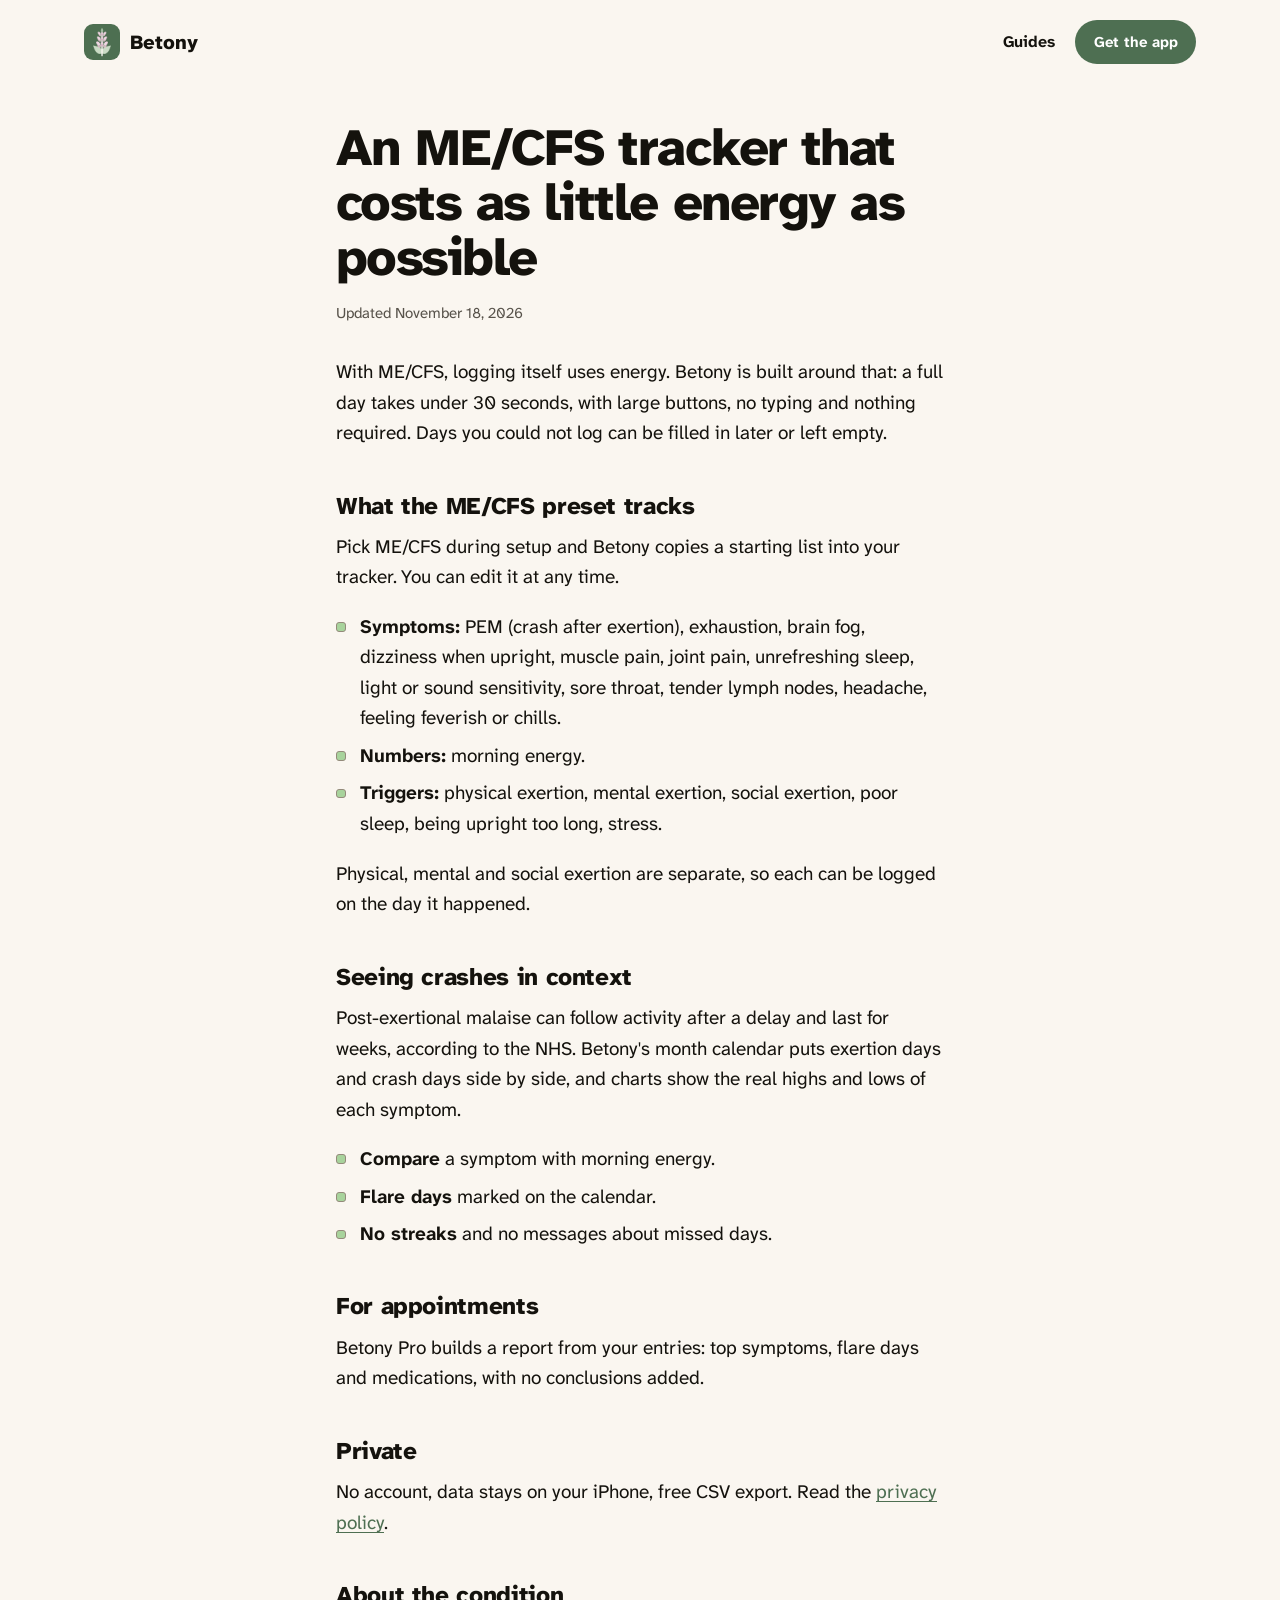
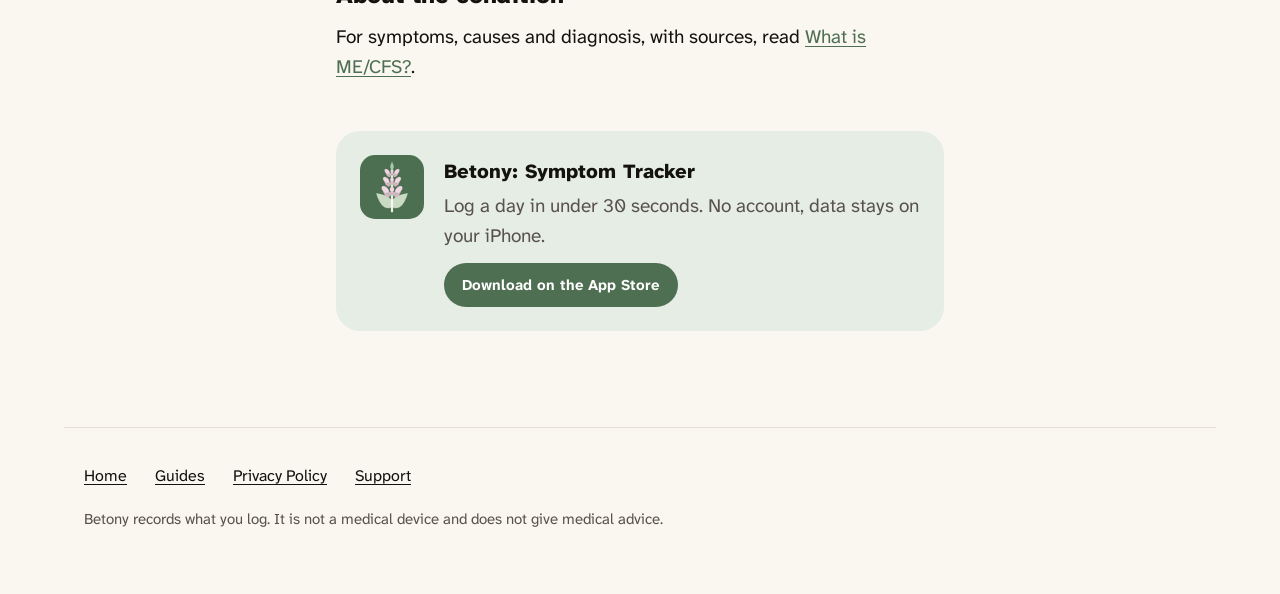
<file: me-cfs-symptom-tracker/index.html>
<!doctype html>
<html lang="en">
<head>
<meta charset="utf-8">
<meta name="viewport" content="width=device-width, initial-scale=1">
<meta name="color-scheme" content="light dark">
<meta name="theme-color" content="#FAF6F0" media="(prefers-color-scheme: light)">
<meta name="theme-color" content="#181611" media="(prefers-color-scheme: dark)">
<meta name="description" content="An ME/CFS symptom tracker for iPhone that takes under 30 seconds. Log PEM crashes, physical, mental and social exertion, and morning energy without typing.">
<title>ME/CFS Symptom Tracker: PEM &amp; Exertion | Betony</title>
<link rel="canonical" href="https://betonyapp.com/me-cfs-symptom-tracker/">
<meta property="og:type" content="article">
<meta property="og:site_name" content="Betony">
<meta property="og:title" content="ME/CFS Symptom Tracker: PEM &amp; Exertion | Betony">
<meta property="og:description" content="An ME/CFS symptom tracker for iPhone that takes under 30 seconds. Log PEM crashes, physical, mental and social exertion, and morning energy without typing.">
<meta property="og:url" content="https://betonyapp.com/me-cfs-symptom-tracker/">
<meta property="og:image" content="https://betonyapp.com/img/1-today-light.jpg">
<meta name="apple-itunes-app" content="app-id=6813134795">
<script type="application/ld+json">
{
 "@context": "https://schema.org",
 "@type": "Article",
 "headline": "An ME/CFS tracker that costs as little energy as possible",
 "description": "An ME/CFS symptom tracker for iPhone that takes under 30 seconds. Log PEM crashes, physical, mental and social exertion, and morning energy without typing.",
 "mainEntityOfPage": "https://betonyapp.com/me-cfs-symptom-tracker/",
 "dateModified": "2026-11-18",
 "author": {
  "@type": "Organization",
  "name": "Betony",
  "url": "https://betonyapp.com/"
 },
 "publisher": {
  "@type": "Organization",
  "name": "Betony",
  "url": "https://betonyapp.com/"
 }
}
</script>
<link rel="icon" href="/favicon.png" type="image/png">
<link rel="apple-touch-icon" href="/apple-touch-icon.png">
<link rel="preconnect" href="https://fonts.googleapis.com">
<link rel="preconnect" href="https://fonts.gstatic.com" crossorigin>
<link rel="stylesheet" href="https://fonts.googleapis.com/css2?family=Atkinson+Hyperlegible+Next:wght@400;700;800&display=swap">
<link rel="stylesheet" href="/styles.css">
</head>
<body class="inner">
<header class="site-header">
<a class="brand" href="/"><img src="/img/icon.png" width="36" height="36" alt="">Betony</a>
<nav aria-label="Main"><a href="/guides/">Guides</a><a class="button button-small" href="https://apps.apple.com/us/app/betony-symptom-tracker/id6813134795">Get the app</a></nav>
</header>
<main>
<article class="prose">
<h1>An ME/CFS tracker that costs as little energy as possible</h1>
<p class="small">Updated <time datetime="2026-11-18">November 18, 2026</time></p>
<p>With ME/CFS, logging itself uses energy. Betony is built around that: a full day takes under 30 seconds, with large buttons, no typing and nothing required. Days you could not log can be filled in later or left empty.</p>
<h2>What the ME/CFS preset tracks</h2>
<p>Pick ME/CFS during setup and Betony copies a starting list into your tracker. You can edit it at any time.</p>
<ul>
<li><strong>Symptoms:</strong> PEM (crash after exertion), exhaustion, brain fog, dizziness when upright, muscle pain, joint pain, unrefreshing sleep, light or sound sensitivity, sore throat, tender lymph nodes, headache, feeling feverish or chills.</li>
<li><strong>Numbers:</strong> morning energy.</li>
<li><strong>Triggers:</strong> physical exertion, mental exertion, social exertion, poor sleep, being upright too long, stress.</li>
</ul>
<p>Physical, mental and social exertion are separate, so each can be logged on the day it happened.</p>
<h2>Seeing crashes in context</h2>
<p>Post-exertional malaise can follow activity after a delay and last for weeks, according to the NHS. Betony's month calendar puts exertion days and crash days side by side, and charts show the real highs and lows of each symptom.</p>
<ul>
<li><strong>Compare</strong> a symptom with morning energy.</li>
<li><strong>Flare days</strong> marked on the calendar.</li>
<li><strong>No streaks</strong> and no messages about missed days.</li>
</ul>
<h2>For appointments</h2>
<p>Betony Pro builds a report from your entries: top symptoms, flare days and medications, with no conclusions added.</p>
<h2>Private</h2>
<p>No account, data stays on your iPhone, free CSV export. Read the <a href="/privacy/">privacy policy</a>.</p>
<h2>About the condition</h2>
<p>For symptoms, causes and diagnosis, with sources, read <a href="/what-is-me-cfs/">What is ME/CFS?</a>.</p>
</article>
<aside class="cta" aria-label="Get Betony">
<img src="/img/icon.png" width="64" height="64" alt="">
<div>
<p class="cta-title">Betony: Symptom Tracker</p>
<p>Log a day in under 30 seconds. No account, data stays on your iPhone.</p>
<a class="button button-small" href="https://apps.apple.com/us/app/betony-symptom-tracker/id6813134795">Download on the App Store</a>
</div>
</aside>
</main>
<footer class="site-footer">
<nav aria-label="Site">
<ul>
<li><a href="/">Home</a></li>
<li><a href="/guides/">Guides</a></li>
<li><a href="/privacy/">Privacy Policy</a></li>
<li><a href="/support/">Support</a></li>
</ul>
</nav>
<p class="small">Betony records what you log. It is not a medical device and does not give medical advice.</p>
</footer>
</body>
</html>
</file>
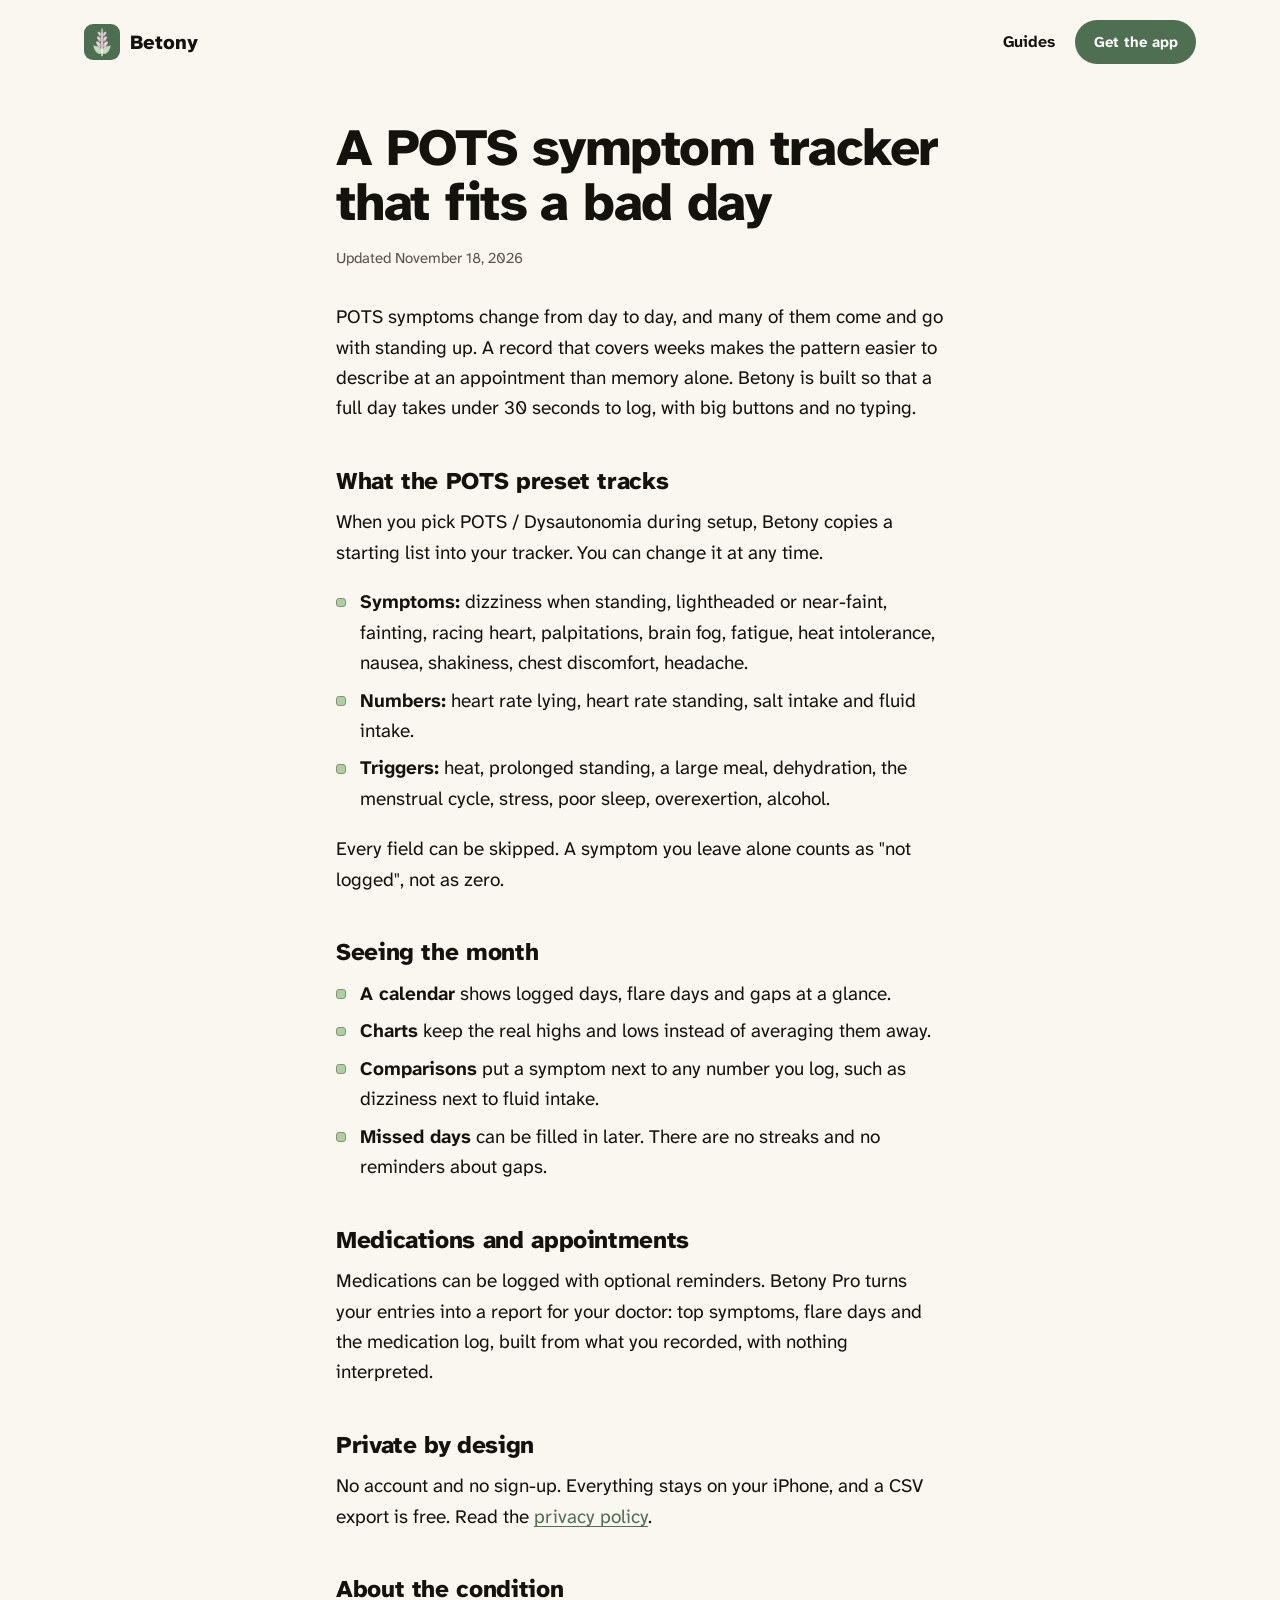
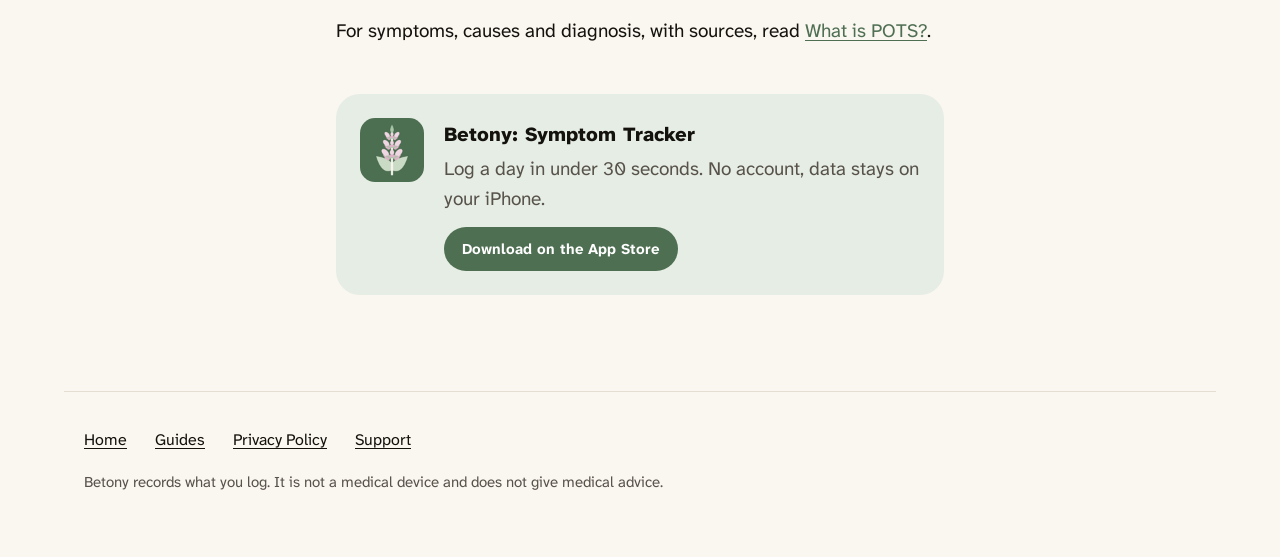
<file: pots-symptom-tracker/index.html>
<!doctype html>
<html lang="en">
<head>
<meta charset="utf-8">
<meta name="viewport" content="width=device-width, initial-scale=1">
<meta name="color-scheme" content="light dark">
<meta name="theme-color" content="#FAF6F0" media="(prefers-color-scheme: light)">
<meta name="theme-color" content="#181611" media="(prefers-color-scheme: dark)">
<meta name="description" content="A POTS symptom tracker for iPhone. Log dizziness on standing, heart rate lying and standing, salt, fluids and triggers in under 30 seconds.">
<title>POTS Symptom Tracker: Heart Rate, Salt &amp; Fluids | Betony</title>
<link rel="canonical" href="https://betonyapp.com/pots-symptom-tracker/">
<meta property="og:type" content="article">
<meta property="og:site_name" content="Betony">
<meta property="og:title" content="POTS Symptom Tracker: Heart Rate, Salt &amp; Fluids | Betony">
<meta property="og:description" content="A POTS symptom tracker for iPhone. Log dizziness on standing, heart rate lying and standing, salt, fluids and triggers in under 30 seconds.">
<meta property="og:url" content="https://betonyapp.com/pots-symptom-tracker/">
<meta property="og:image" content="https://betonyapp.com/img/1-today-light.jpg">
<meta name="apple-itunes-app" content="app-id=6813134795">
<script type="application/ld+json">
{
 "@context": "https://schema.org",
 "@type": "Article",
 "headline": "A POTS symptom tracker that fits a bad day",
 "description": "A POTS symptom tracker for iPhone. Log dizziness on standing, heart rate lying and standing, salt, fluids and triggers in under 30 seconds.",
 "mainEntityOfPage": "https://betonyapp.com/pots-symptom-tracker/",
 "dateModified": "2026-11-18",
 "author": {
  "@type": "Organization",
  "name": "Betony",
  "url": "https://betonyapp.com/"
 },
 "publisher": {
  "@type": "Organization",
  "name": "Betony",
  "url": "https://betonyapp.com/"
 }
}
</script>
<link rel="icon" href="/favicon.png" type="image/png">
<link rel="apple-touch-icon" href="/apple-touch-icon.png">
<link rel="preconnect" href="https://fonts.googleapis.com">
<link rel="preconnect" href="https://fonts.gstatic.com" crossorigin>
<link rel="stylesheet" href="https://fonts.googleapis.com/css2?family=Atkinson+Hyperlegible+Next:wght@400;700;800&display=swap">
<link rel="stylesheet" href="/styles.css">
</head>
<body class="inner">
<header class="site-header">
<a class="brand" href="/"><img src="/img/icon.png" width="36" height="36" alt="">Betony</a>
<nav aria-label="Main"><a href="/guides/">Guides</a><a class="button button-small" href="https://apps.apple.com/us/app/betony-symptom-tracker/id6813134795">Get the app</a></nav>
</header>
<main>
<article class="prose">
<h1>A POTS symptom tracker that fits a bad day</h1>
<p class="small">Updated <time datetime="2026-11-18">November 18, 2026</time></p>
<p>POTS symptoms change from day to day, and many of them come and go with standing up. A record that covers weeks makes the pattern easier to describe at an appointment than memory alone. Betony is built so that a full day takes under 30 seconds to log, with big buttons and no typing.</p>
<h2>What the POTS preset tracks</h2>
<p>When you pick POTS / Dysautonomia during setup, Betony copies a starting list into your tracker. You can change it at any time.</p>
<ul>
<li><strong>Symptoms:</strong> dizziness when standing, lightheaded or near-faint, fainting, racing heart, palpitations, brain fog, fatigue, heat intolerance, nausea, shakiness, chest discomfort, headache.</li>
<li><strong>Numbers:</strong> heart rate lying, heart rate standing, salt intake and fluid intake.</li>
<li><strong>Triggers:</strong> heat, prolonged standing, a large meal, dehydration, the menstrual cycle, stress, poor sleep, overexertion, alcohol.</li>
</ul>
<p>Every field can be skipped. A symptom you leave alone counts as "not logged", not as zero.</p>
<h2>Seeing the month</h2>
<ul>
<li><strong>A calendar</strong> shows logged days, flare days and gaps at a glance.</li>
<li><strong>Charts</strong> keep the real highs and lows instead of averaging them away.</li>
<li><strong>Comparisons</strong> put a symptom next to any number you log, such as dizziness next to fluid intake.</li>
<li><strong>Missed days</strong> can be filled in later. There are no streaks and no reminders about gaps.</li>
</ul>
<h2>Medications and appointments</h2>
<p>Medications can be logged with optional reminders. Betony Pro turns your entries into a report for your doctor: top symptoms, flare days and the medication log, built from what you recorded, with nothing interpreted.</p>
<h2>Private by design</h2>
<p>No account and no sign-up. Everything stays on your iPhone, and a CSV export is free. Read the <a href="/privacy/">privacy policy</a>.</p>
<h2>About the condition</h2>
<p>For symptoms, causes and diagnosis, with sources, read <a href="/what-is-pots/">What is POTS?</a>.</p>
</article>
<aside class="cta" aria-label="Get Betony">
<img src="/img/icon.png" width="64" height="64" alt="">
<div>
<p class="cta-title">Betony: Symptom Tracker</p>
<p>Log a day in under 30 seconds. No account, data stays on your iPhone.</p>
<a class="button button-small" href="https://apps.apple.com/us/app/betony-symptom-tracker/id6813134795">Download on the App Store</a>
</div>
</aside>
</main>
<footer class="site-footer">
<nav aria-label="Site">
<ul>
<li><a href="/">Home</a></li>
<li><a href="/guides/">Guides</a></li>
<li><a href="/privacy/">Privacy Policy</a></li>
<li><a href="/support/">Support</a></li>
</ul>
</nav>
<p class="small">Betony records what you log. It is not a medical device and does not give medical advice.</p>
</footer>
</body>
</html>
</file>
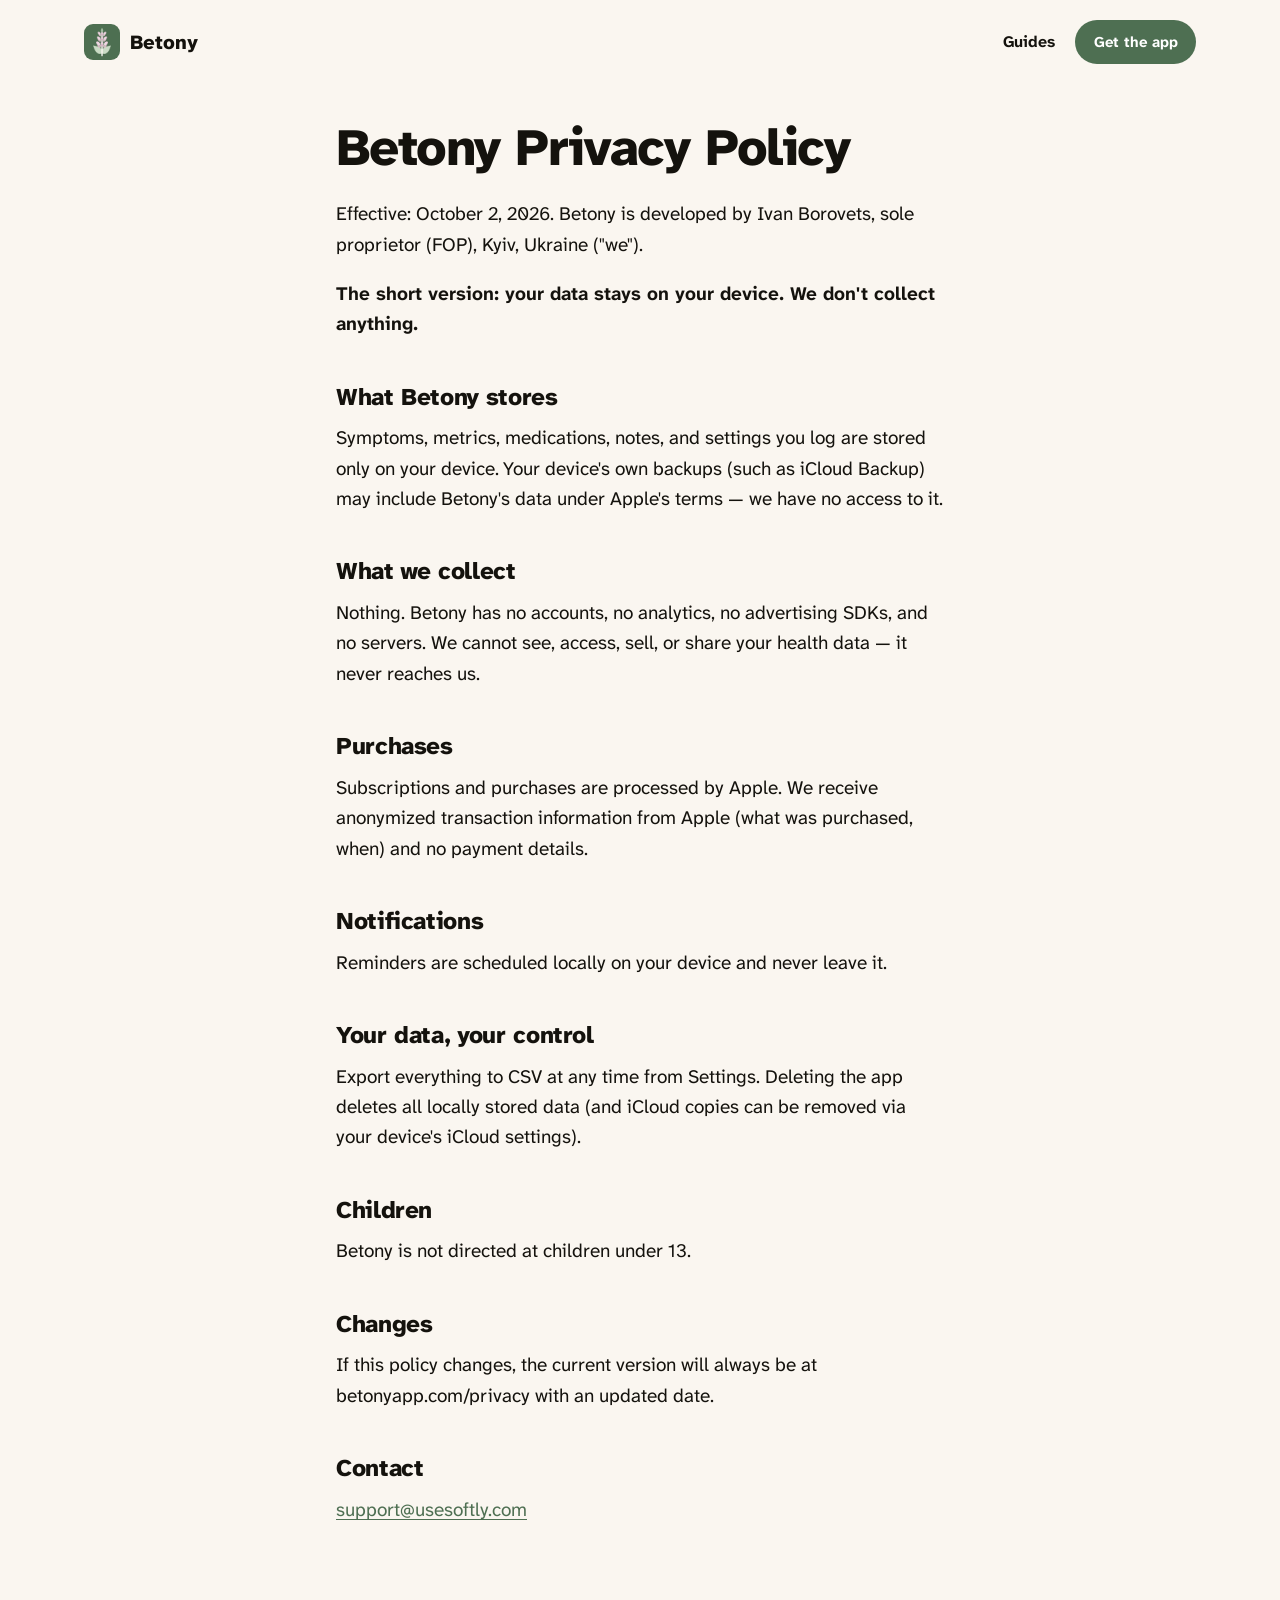
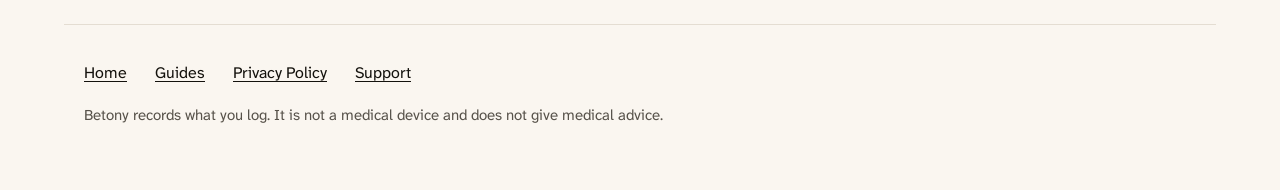
<file: privacy/index.html>
<!doctype html>
<html lang="en">
<head>
<meta charset="utf-8">
<meta name="viewport" content="width=device-width, initial-scale=1">
<meta name="color-scheme" content="light dark">
<meta name="theme-color" content="#FAF6F0" media="(prefers-color-scheme: light)">
<meta name="theme-color" content="#181611" media="(prefers-color-scheme: dark)">
<meta name="description" content="Betony&#x27;s privacy policy: your data stays on your device. We don&#x27;t collect anything.">
<title>Privacy Policy — Betony</title>
<link rel="canonical" href="https://betonyapp.com/privacy/">
<meta property="og:type" content="website">
<meta property="og:site_name" content="Betony">
<meta property="og:title" content="Privacy Policy — Betony">
<meta property="og:description" content="Betony&#x27;s privacy policy: your data stays on your device. We don&#x27;t collect anything.">
<meta property="og:url" content="https://betonyapp.com/privacy/">
<meta property="og:image" content="https://betonyapp.com/img/1-today-light.jpg">
<meta name="apple-itunes-app" content="app-id=6813134795">
<link rel="icon" href="/favicon.png" type="image/png">
<link rel="apple-touch-icon" href="/apple-touch-icon.png">
<link rel="preconnect" href="https://fonts.googleapis.com">
<link rel="preconnect" href="https://fonts.gstatic.com" crossorigin>
<link rel="stylesheet" href="https://fonts.googleapis.com/css2?family=Atkinson+Hyperlegible+Next:wght@400;700;800&display=swap">
<link rel="stylesheet" href="/styles.css">
</head>
<body class="inner">
<header class="site-header">
<a class="brand" href="/"><img src="/img/icon.png" width="36" height="36" alt="">Betony</a>
<nav aria-label="Main"><a href="/guides/">Guides</a><a class="button button-small" href="https://apps.apple.com/us/app/betony-symptom-tracker/id6813134795">Get the app</a></nav>
</header>
<main>
<article class="prose">
<h1>Betony Privacy Policy</h1>
<p>Effective: October 2, 2026. Betony is developed by Ivan Borovets, sole proprietor (FOP), Kyiv, Ukraine ("we").</p>
<p><strong>The short version: your data stays on your device. We don't collect anything.</strong></p>
<h2>What Betony stores</h2>
<p>Symptoms, metrics, medications, notes, and settings you log are stored only on your device. Your device's own backups (such as iCloud Backup) may include Betony's data under Apple's terms — we have no access to it.</p>
<h2>What we collect</h2>
<p>Nothing. Betony has no accounts, no analytics, no advertising SDKs, and no servers. We cannot see, access, sell, or share your health data — it never reaches us.</p>
<h2>Purchases</h2>
<p>Subscriptions and purchases are processed by Apple. We receive anonymized transaction information from Apple (what was purchased, when) and no payment details.</p>
<h2>Notifications</h2>
<p>Reminders are scheduled locally on your device and never leave it.</p>
<h2>Your data, your control</h2>
<p>Export everything to CSV at any time from Settings. Deleting the app deletes all locally stored data (and iCloud copies can be removed via your device's iCloud settings).</p>
<h2>Children</h2>
<p>Betony is not directed at children under 13.</p>
<h2>Changes</h2>
<p>If this policy changes, the current version will always be at betonyapp.com/privacy with an updated date.</p>
<h2>Contact</h2>
<p><a href="mailto:support@usesoftly.com">support@usesoftly.com</a></p>
</article>
</main>
<footer class="site-footer">
<nav aria-label="Site">
<ul>
<li><a href="/">Home</a></li>
<li><a href="/guides/">Guides</a></li>
<li><a href="/privacy/">Privacy Policy</a></li>
<li><a href="/support/">Support</a></li>
</ul>
</nav>
<p class="small">Betony records what you log. It is not a medical device and does not give medical advice.</p>
</footer>
</body>
</html>
</file>
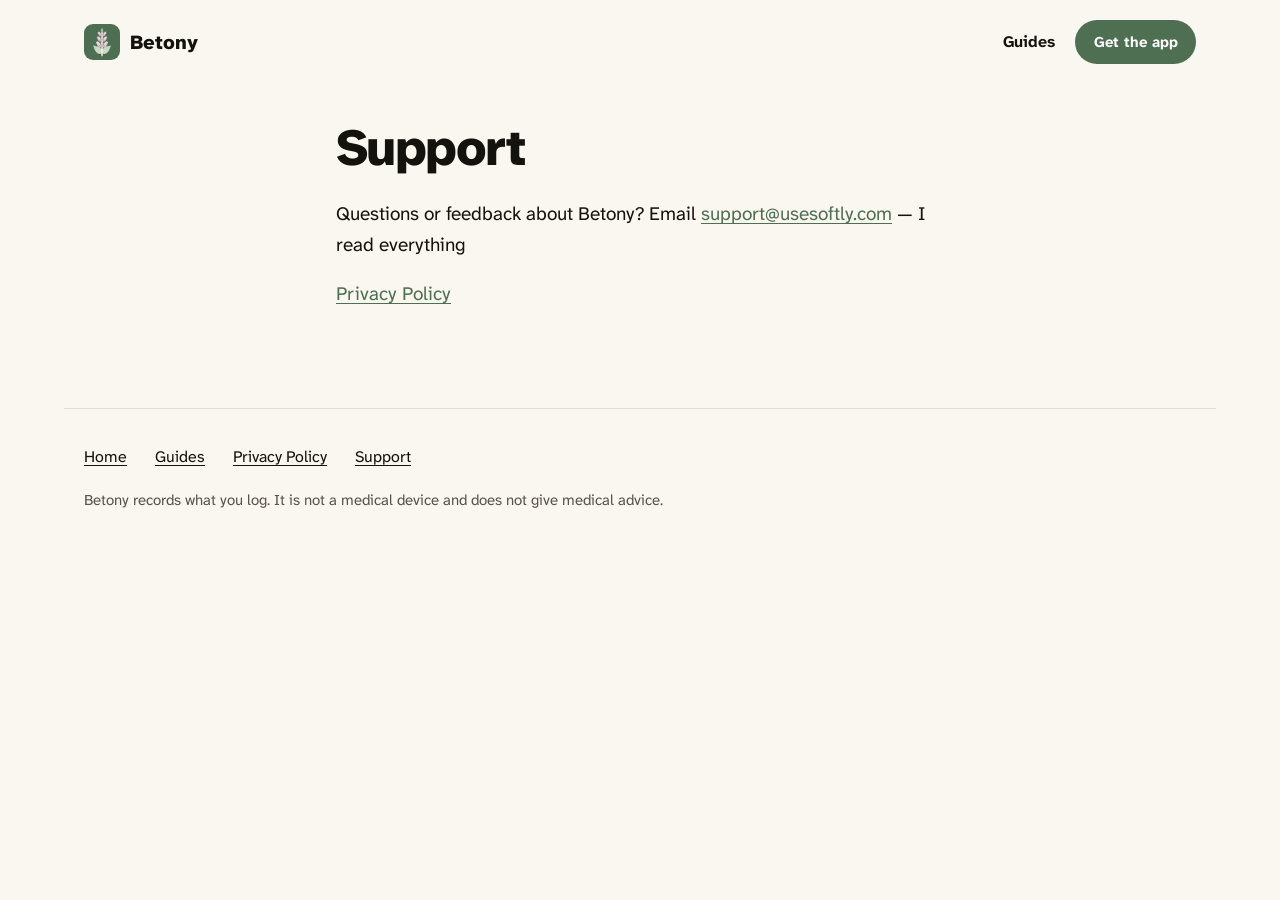
<file: support/index.html>
<!doctype html>
<html lang="en">
<head>
<meta charset="utf-8">
<meta name="viewport" content="width=device-width, initial-scale=1">
<meta name="color-scheme" content="light dark">
<meta name="theme-color" content="#FAF6F0" media="(prefers-color-scheme: light)">
<meta name="theme-color" content="#181611" media="(prefers-color-scheme: dark)">
<meta name="description" content="Questions or feedback about Betony.">
<title>Support — Betony</title>
<link rel="canonical" href="https://betonyapp.com/support/">
<meta property="og:type" content="website">
<meta property="og:site_name" content="Betony">
<meta property="og:title" content="Support — Betony">
<meta property="og:description" content="Questions or feedback about Betony.">
<meta property="og:url" content="https://betonyapp.com/support/">
<meta property="og:image" content="https://betonyapp.com/img/1-today-light.jpg">
<meta name="apple-itunes-app" content="app-id=6813134795">
<link rel="icon" href="/favicon.png" type="image/png">
<link rel="apple-touch-icon" href="/apple-touch-icon.png">
<link rel="preconnect" href="https://fonts.googleapis.com">
<link rel="preconnect" href="https://fonts.gstatic.com" crossorigin>
<link rel="stylesheet" href="https://fonts.googleapis.com/css2?family=Atkinson+Hyperlegible+Next:wght@400;700;800&display=swap">
<link rel="stylesheet" href="/styles.css">
</head>
<body class="inner">
<header class="site-header">
<a class="brand" href="/"><img src="/img/icon.png" width="36" height="36" alt="">Betony</a>
<nav aria-label="Main"><a href="/guides/">Guides</a><a class="button button-small" href="https://apps.apple.com/us/app/betony-symptom-tracker/id6813134795">Get the app</a></nav>
</header>
<main>
<article class="prose">
<h1>Support</h1>
<p>Questions or feedback about Betony? Email <a href="mailto:support@usesoftly.com">support@usesoftly.com</a> — I read everything</p>
<p><a href="/privacy/">Privacy Policy</a></p>
</article>
</main>
<footer class="site-footer">
<nav aria-label="Site">
<ul>
<li><a href="/">Home</a></li>
<li><a href="/guides/">Guides</a></li>
<li><a href="/privacy/">Privacy Policy</a></li>
<li><a href="/support/">Support</a></li>
</ul>
</nav>
<p class="small">Betony records what you log. It is not a medical device and does not give medical advice.</p>
</footer>
</body>
</html>
</file>
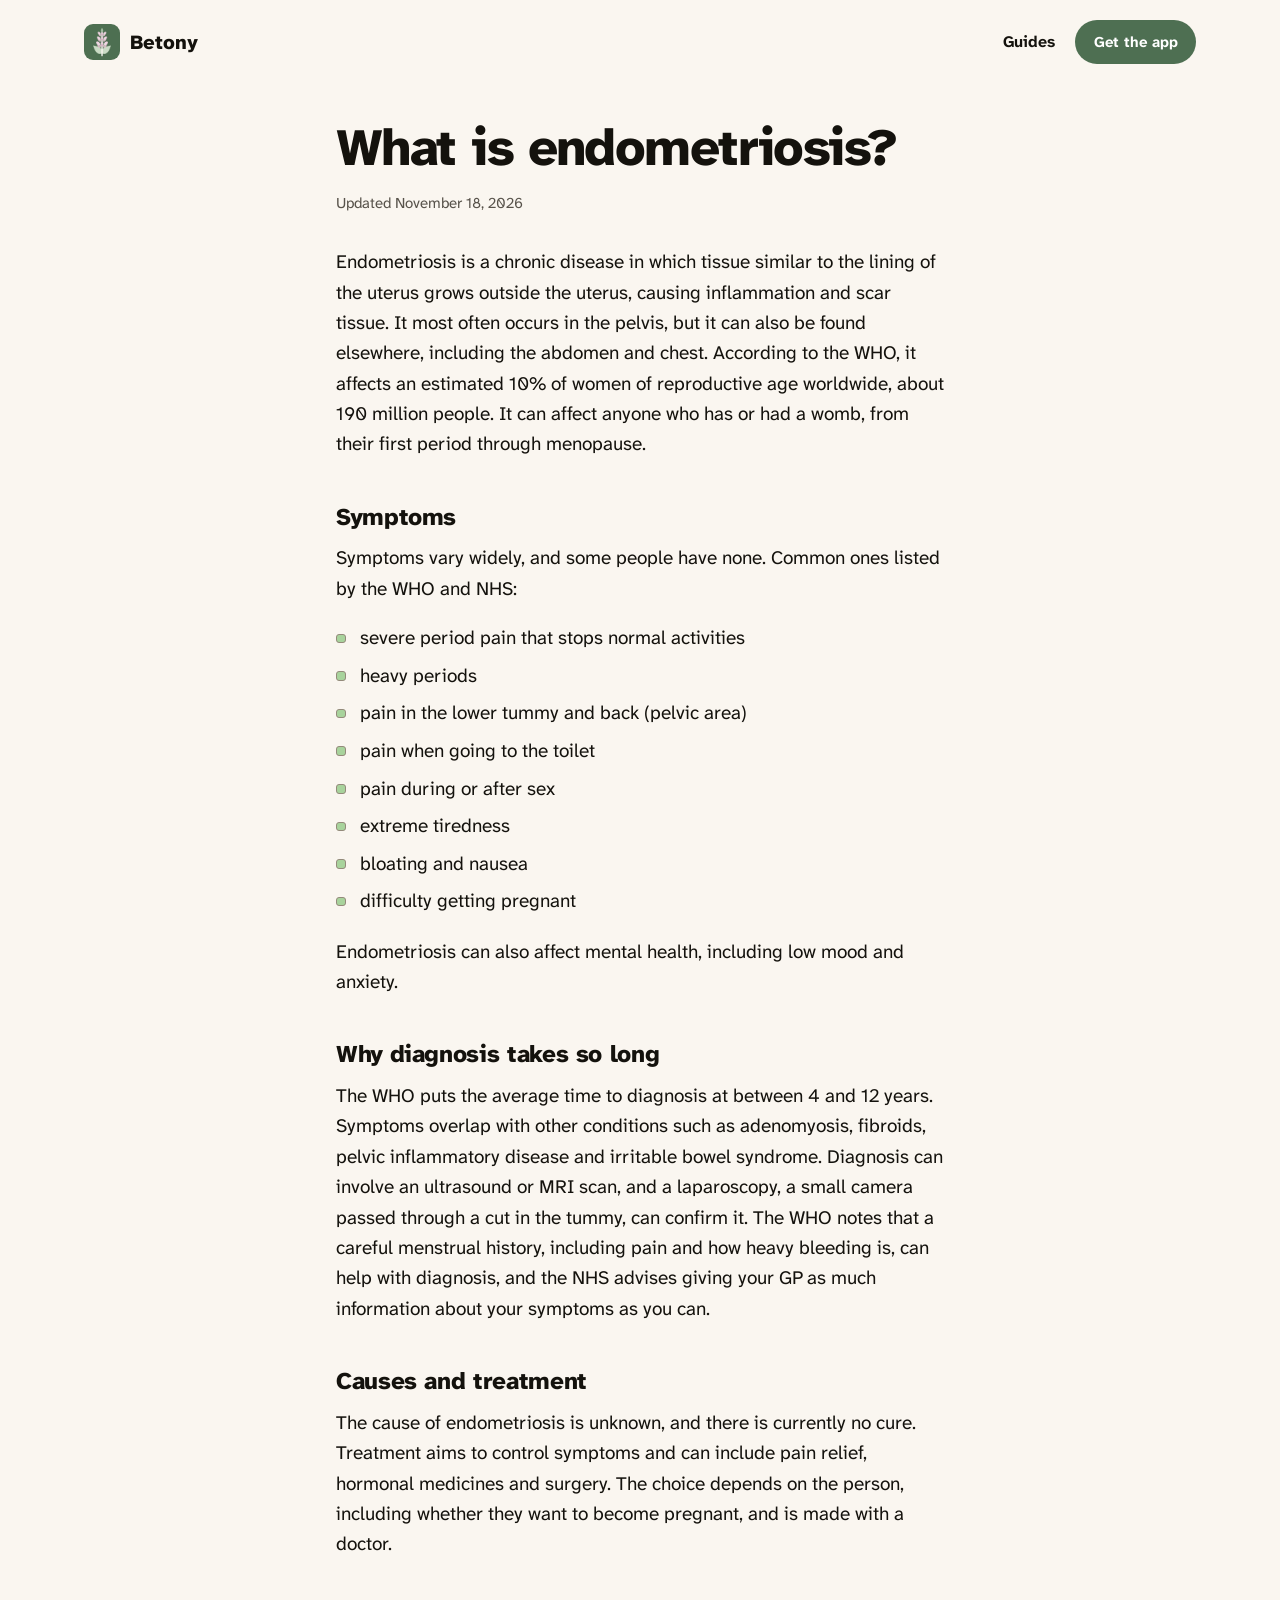
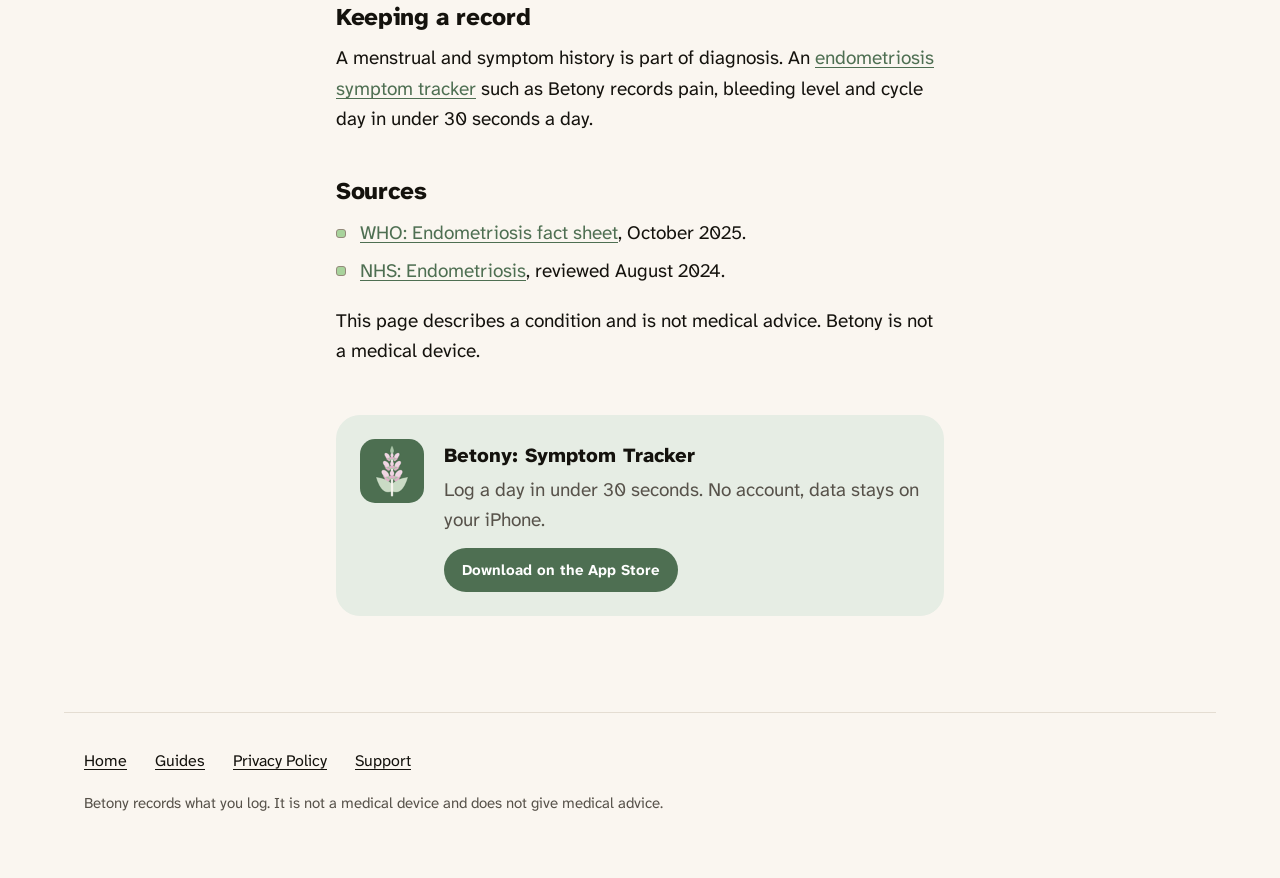
<file: what-is-endometriosis/index.html>
<!doctype html>
<html lang="en">
<head>
<meta charset="utf-8">
<meta name="viewport" content="width=device-width, initial-scale=1">
<meta name="color-scheme" content="light dark">
<meta name="theme-color" content="#FAF6F0" media="(prefers-color-scheme: light)">
<meta name="theme-color" content="#181611" media="(prefers-color-scheme: dark)">
<meta name="description" content="Endometriosis affects about 10% of women of reproductive age, and diagnosis takes 4 to 12 years on average. Symptoms and diagnosis, with sources.">
<title>What Is Endometriosis? Symptoms &amp; Diagnosis | Betony</title>
<link rel="canonical" href="https://betonyapp.com/what-is-endometriosis/">
<meta property="og:type" content="article">
<meta property="og:site_name" content="Betony">
<meta property="og:title" content="What Is Endometriosis? Symptoms &amp; Diagnosis | Betony">
<meta property="og:description" content="Endometriosis affects about 10% of women of reproductive age, and diagnosis takes 4 to 12 years on average. Symptoms and diagnosis, with sources.">
<meta property="og:url" content="https://betonyapp.com/what-is-endometriosis/">
<meta property="og:image" content="https://betonyapp.com/img/1-today-light.jpg">
<meta name="apple-itunes-app" content="app-id=6813134795">
<script type="application/ld+json">
{
 "@context": "https://schema.org",
 "@type": "Article",
 "headline": "What is endometriosis?",
 "description": "Endometriosis affects about 10% of women of reproductive age, and diagnosis takes 4 to 12 years on average. Symptoms and diagnosis, with sources.",
 "mainEntityOfPage": "https://betonyapp.com/what-is-endometriosis/",
 "dateModified": "2026-11-18",
 "author": {
  "@type": "Organization",
  "name": "Betony",
  "url": "https://betonyapp.com/"
 },
 "publisher": {
  "@type": "Organization",
  "name": "Betony",
  "url": "https://betonyapp.com/"
 }
}
</script>
<link rel="icon" href="/favicon.png" type="image/png">
<link rel="apple-touch-icon" href="/apple-touch-icon.png">
<link rel="preconnect" href="https://fonts.googleapis.com">
<link rel="preconnect" href="https://fonts.gstatic.com" crossorigin>
<link rel="stylesheet" href="https://fonts.googleapis.com/css2?family=Atkinson+Hyperlegible+Next:wght@400;700;800&display=swap">
<link rel="stylesheet" href="/styles.css">
</head>
<body class="inner">
<header class="site-header">
<a class="brand" href="/"><img src="/img/icon.png" width="36" height="36" alt="">Betony</a>
<nav aria-label="Main"><a href="/guides/">Guides</a><a class="button button-small" href="https://apps.apple.com/us/app/betony-symptom-tracker/id6813134795">Get the app</a></nav>
</header>
<main>
<article class="prose">
<h1>What is endometriosis?</h1>
<p class="small">Updated <time datetime="2026-11-18">November 18, 2026</time></p>
<p>Endometriosis is a chronic disease in which tissue similar to the lining of the uterus grows outside the uterus, causing inflammation and scar tissue. It most often occurs in the pelvis, but it can also be found elsewhere, including the abdomen and chest. According to the WHO, it affects an estimated 10% of women of reproductive age worldwide, about 190 million people. It can affect anyone who has or had a womb, from their first period through menopause.</p>
<h2>Symptoms</h2>
<p>Symptoms vary widely, and some people have none. Common ones listed by the WHO and NHS:</p>
<ul>
<li>severe period pain that stops normal activities</li>
<li>heavy periods</li>
<li>pain in the lower tummy and back (pelvic area)</li>
<li>pain when going to the toilet</li>
<li>pain during or after sex</li>
<li>extreme tiredness</li>
<li>bloating and nausea</li>
<li>difficulty getting pregnant</li>
</ul>
<p>Endometriosis can also affect mental health, including low mood and anxiety.</p>
<h2>Why diagnosis takes so long</h2>
<p>The WHO puts the average time to diagnosis at between 4 and 12 years. Symptoms overlap with other conditions such as adenomyosis, fibroids, pelvic inflammatory disease and irritable bowel syndrome. Diagnosis can involve an ultrasound or MRI scan, and a laparoscopy, a small camera passed through a cut in the tummy, can confirm it. The WHO notes that a careful menstrual history, including pain and how heavy bleeding is, can help with diagnosis, and the NHS advises giving your GP as much information about your symptoms as you can.</p>
<h2>Causes and treatment</h2>
<p>The cause of endometriosis is unknown, and there is currently no cure. Treatment aims to control symptoms and can include pain relief, hormonal medicines and surgery. The choice depends on the person, including whether they want to become pregnant, and is made with a doctor.</p>
<h2>Keeping a record</h2>
<p>A menstrual and symptom history is part of diagnosis. An <a href="/endometriosis-symptom-tracker/">endometriosis symptom tracker</a> such as Betony records pain, bleeding level and cycle day in under 30 seconds a day.</p>
<h2>Sources</h2>
<ul>
<li><a href="https://www.who.int/news-room/fact-sheets/detail/endometriosis">WHO: Endometriosis fact sheet</a>, October 2025.</li>
<li><a href="https://www.nhs.uk/conditions/endometriosis/">NHS: Endometriosis</a>, reviewed August 2024.</li>
</ul>
<p>This page describes a condition and is not medical advice. Betony is not a medical device.</p>
</article>
<aside class="cta" aria-label="Get Betony">
<img src="/img/icon.png" width="64" height="64" alt="">
<div>
<p class="cta-title">Betony: Symptom Tracker</p>
<p>Log a day in under 30 seconds. No account, data stays on your iPhone.</p>
<a class="button button-small" href="https://apps.apple.com/us/app/betony-symptom-tracker/id6813134795">Download on the App Store</a>
</div>
</aside>
</main>
<footer class="site-footer">
<nav aria-label="Site">
<ul>
<li><a href="/">Home</a></li>
<li><a href="/guides/">Guides</a></li>
<li><a href="/privacy/">Privacy Policy</a></li>
<li><a href="/support/">Support</a></li>
</ul>
</nav>
<p class="small">Betony records what you log. It is not a medical device and does not give medical advice.</p>
</footer>
</body>
</html>
</file>
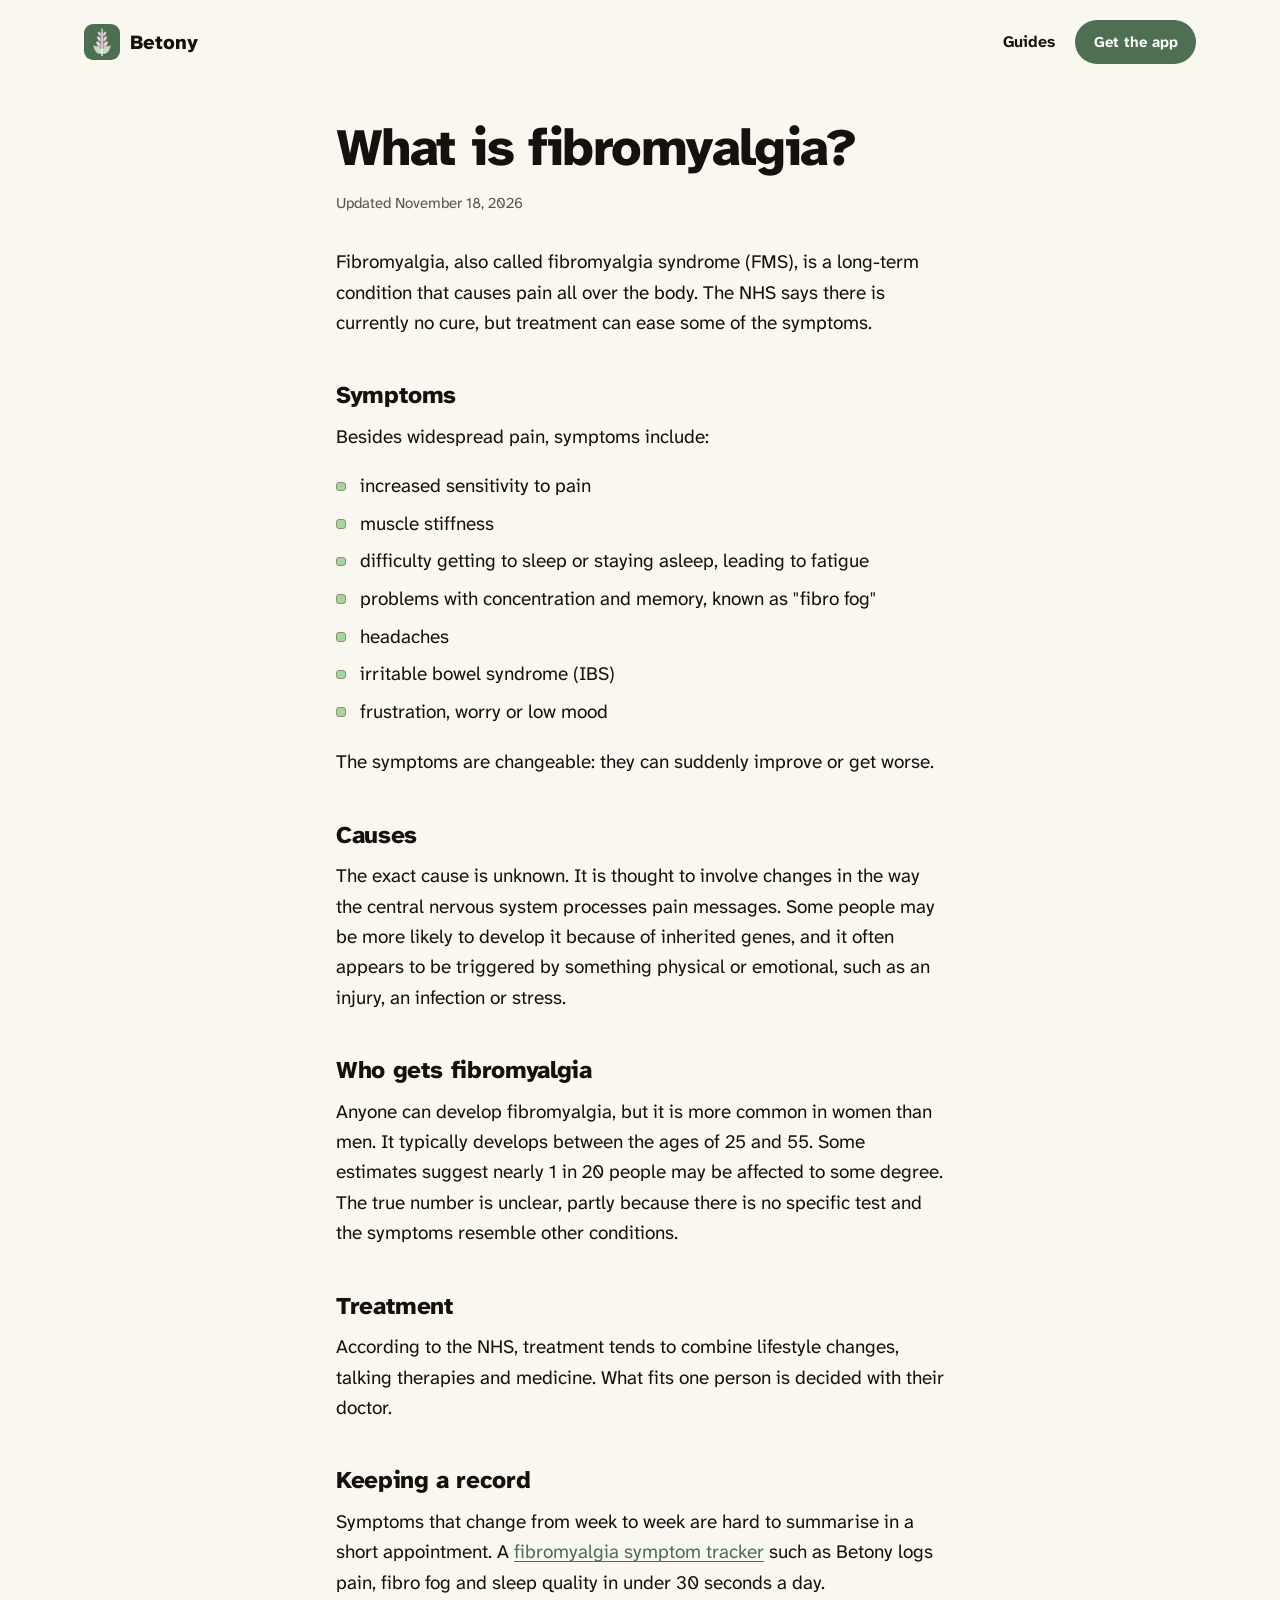
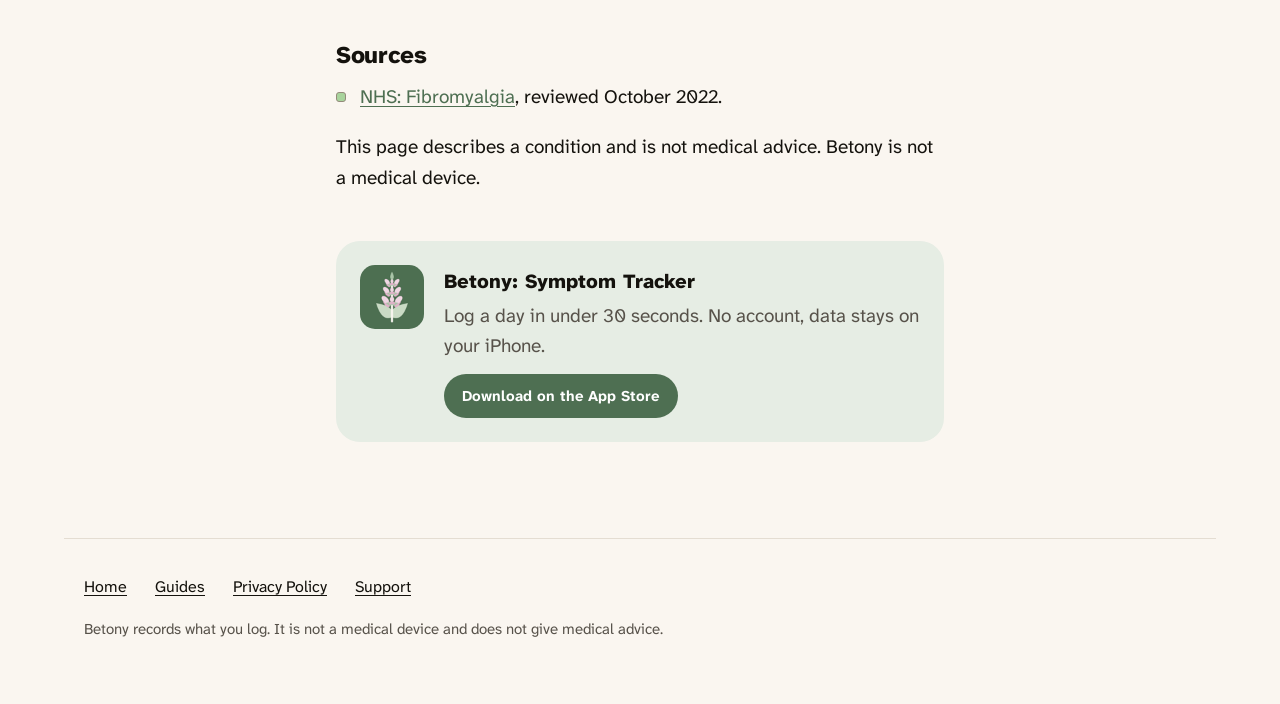
<file: what-is-fibromyalgia/index.html>
<!doctype html>
<html lang="en">
<head>
<meta charset="utf-8">
<meta name="viewport" content="width=device-width, initial-scale=1">
<meta name="color-scheme" content="light dark">
<meta name="theme-color" content="#FAF6F0" media="(prefers-color-scheme: light)">
<meta name="theme-color" content="#181611" media="(prefers-color-scheme: dark)">
<meta name="description" content="Fibromyalgia is a long-term condition that causes pain all over the body. Symptoms, fibro fog, who it affects and why it is hard to diagnose.">
<title>What Is Fibromyalgia? Symptoms &amp; Fibro Fog | Betony</title>
<link rel="canonical" href="https://betonyapp.com/what-is-fibromyalgia/">
<meta property="og:type" content="article">
<meta property="og:site_name" content="Betony">
<meta property="og:title" content="What Is Fibromyalgia? Symptoms &amp; Fibro Fog | Betony">
<meta property="og:description" content="Fibromyalgia is a long-term condition that causes pain all over the body. Symptoms, fibro fog, who it affects and why it is hard to diagnose.">
<meta property="og:url" content="https://betonyapp.com/what-is-fibromyalgia/">
<meta property="og:image" content="https://betonyapp.com/img/1-today-light.jpg">
<meta name="apple-itunes-app" content="app-id=6813134795">
<script type="application/ld+json">
{
 "@context": "https://schema.org",
 "@type": "Article",
 "headline": "What is fibromyalgia?",
 "description": "Fibromyalgia is a long-term condition that causes pain all over the body. Symptoms, fibro fog, who it affects and why it is hard to diagnose.",
 "mainEntityOfPage": "https://betonyapp.com/what-is-fibromyalgia/",
 "dateModified": "2026-11-18",
 "author": {
  "@type": "Organization",
  "name": "Betony",
  "url": "https://betonyapp.com/"
 },
 "publisher": {
  "@type": "Organization",
  "name": "Betony",
  "url": "https://betonyapp.com/"
 }
}
</script>
<link rel="icon" href="/favicon.png" type="image/png">
<link rel="apple-touch-icon" href="/apple-touch-icon.png">
<link rel="preconnect" href="https://fonts.googleapis.com">
<link rel="preconnect" href="https://fonts.gstatic.com" crossorigin>
<link rel="stylesheet" href="https://fonts.googleapis.com/css2?family=Atkinson+Hyperlegible+Next:wght@400;700;800&display=swap">
<link rel="stylesheet" href="/styles.css">
</head>
<body class="inner">
<header class="site-header">
<a class="brand" href="/"><img src="/img/icon.png" width="36" height="36" alt="">Betony</a>
<nav aria-label="Main"><a href="/guides/">Guides</a><a class="button button-small" href="https://apps.apple.com/us/app/betony-symptom-tracker/id6813134795">Get the app</a></nav>
</header>
<main>
<article class="prose">
<h1>What is fibromyalgia?</h1>
<p class="small">Updated <time datetime="2026-11-18">November 18, 2026</time></p>
<p>Fibromyalgia, also called fibromyalgia syndrome (FMS), is a long-term condition that causes pain all over the body. The NHS says there is currently no cure, but treatment can ease some of the symptoms.</p>
<h2>Symptoms</h2>
<p>Besides widespread pain, symptoms include:</p>
<ul>
<li>increased sensitivity to pain</li>
<li>muscle stiffness</li>
<li>difficulty getting to sleep or staying asleep, leading to fatigue</li>
<li>problems with concentration and memory, known as "fibro fog"</li>
<li>headaches</li>
<li>irritable bowel syndrome (IBS)</li>
<li>frustration, worry or low mood</li>
</ul>
<p>The symptoms are changeable: they can suddenly improve or get worse.</p>
<h2>Causes</h2>
<p>The exact cause is unknown. It is thought to involve changes in the way the central nervous system processes pain messages. Some people may be more likely to develop it because of inherited genes, and it often appears to be triggered by something physical or emotional, such as an injury, an infection or stress.</p>
<h2>Who gets fibromyalgia</h2>
<p>Anyone can develop fibromyalgia, but it is more common in women than men. It typically develops between the ages of 25 and 55. Some estimates suggest nearly 1 in 20 people may be affected to some degree. The true number is unclear, partly because there is no specific test and the symptoms resemble other conditions.</p>
<h2>Treatment</h2>
<p>According to the NHS, treatment tends to combine lifestyle changes, talking therapies and medicine. What fits one person is decided with their doctor.</p>
<h2>Keeping a record</h2>
<p>Symptoms that change from week to week are hard to summarise in a short appointment. A <a href="/fibromyalgia-symptom-tracker/">fibromyalgia symptom tracker</a> such as Betony logs pain, fibro fog and sleep quality in under 30 seconds a day.</p>
<h2>Sources</h2>
<ul>
<li><a href="https://www.nhs.uk/conditions/fibromyalgia/">NHS: Fibromyalgia</a>, reviewed October 2022.</li>
</ul>
<p>This page describes a condition and is not medical advice. Betony is not a medical device.</p>
</article>
<aside class="cta" aria-label="Get Betony">
<img src="/img/icon.png" width="64" height="64" alt="">
<div>
<p class="cta-title">Betony: Symptom Tracker</p>
<p>Log a day in under 30 seconds. No account, data stays on your iPhone.</p>
<a class="button button-small" href="https://apps.apple.com/us/app/betony-symptom-tracker/id6813134795">Download on the App Store</a>
</div>
</aside>
</main>
<footer class="site-footer">
<nav aria-label="Site">
<ul>
<li><a href="/">Home</a></li>
<li><a href="/guides/">Guides</a></li>
<li><a href="/privacy/">Privacy Policy</a></li>
<li><a href="/support/">Support</a></li>
</ul>
</nav>
<p class="small">Betony records what you log. It is not a medical device and does not give medical advice.</p>
</footer>
</body>
</html>
</file>
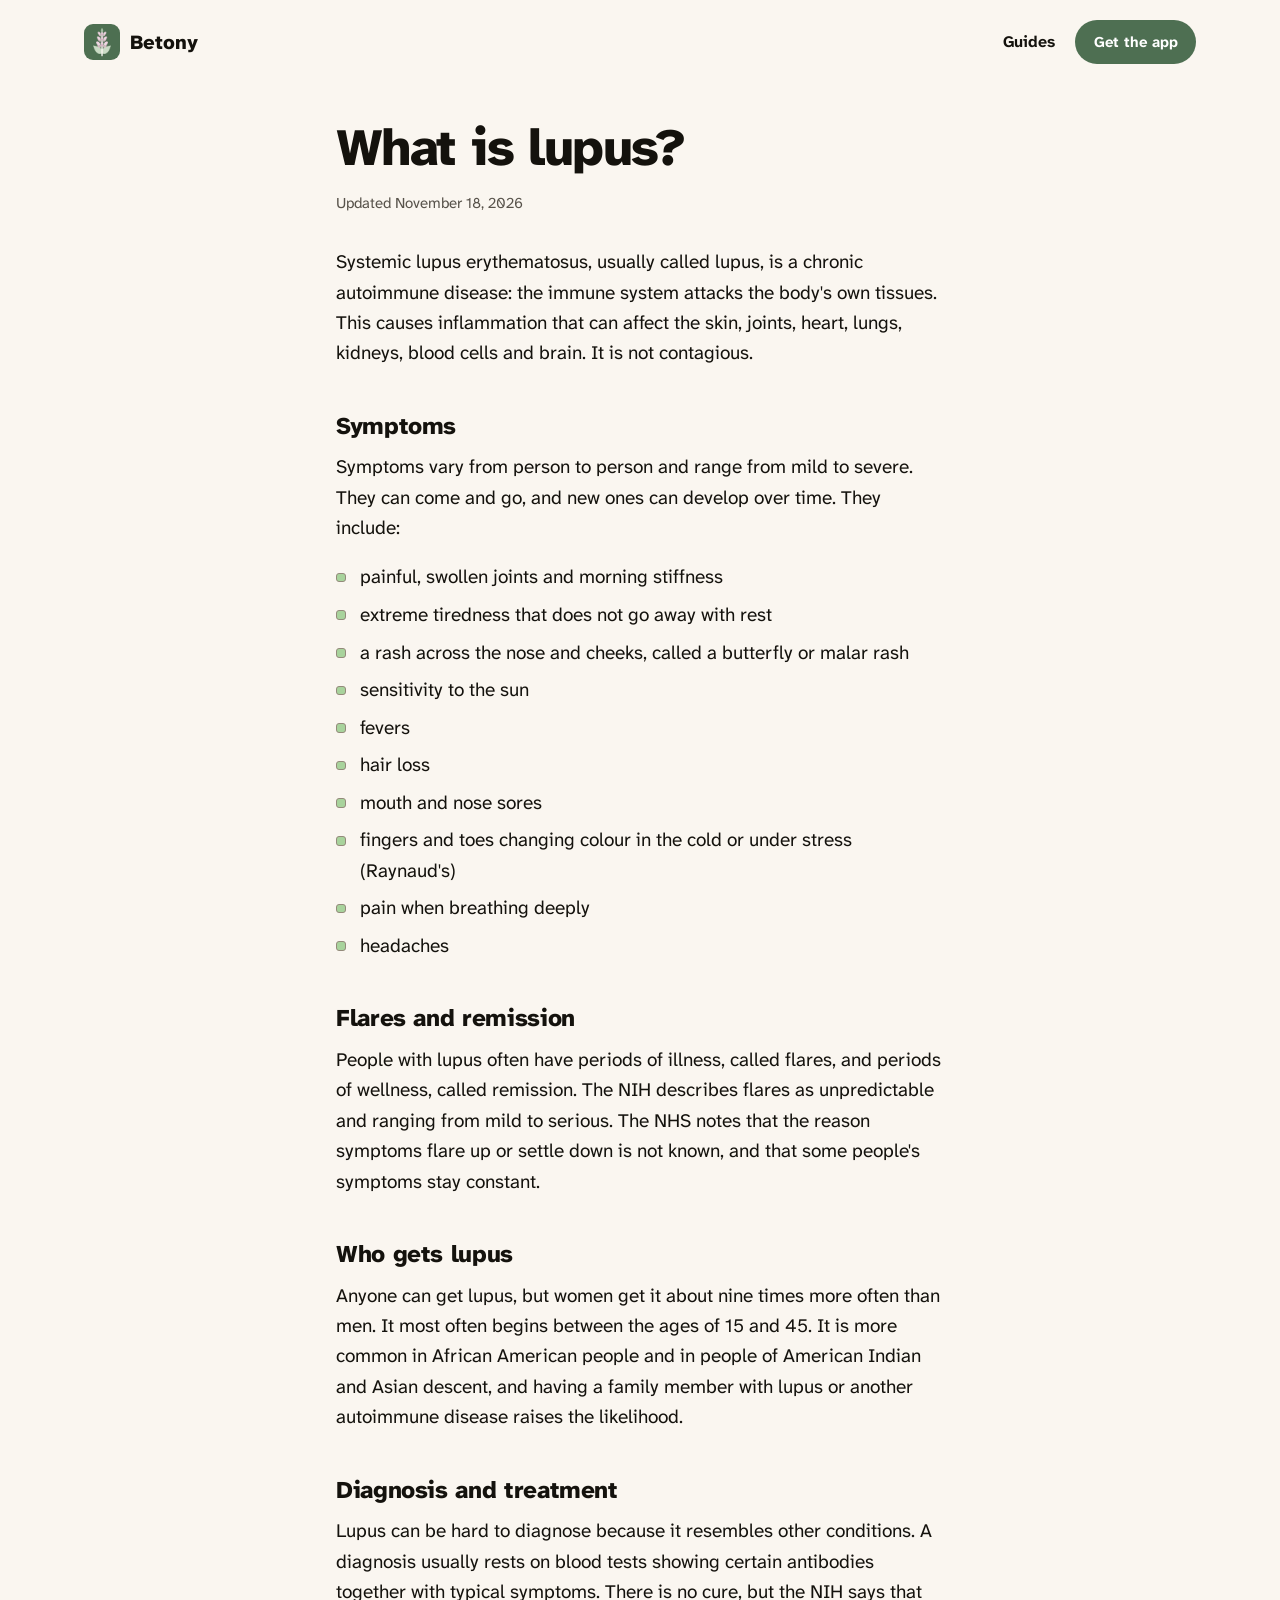
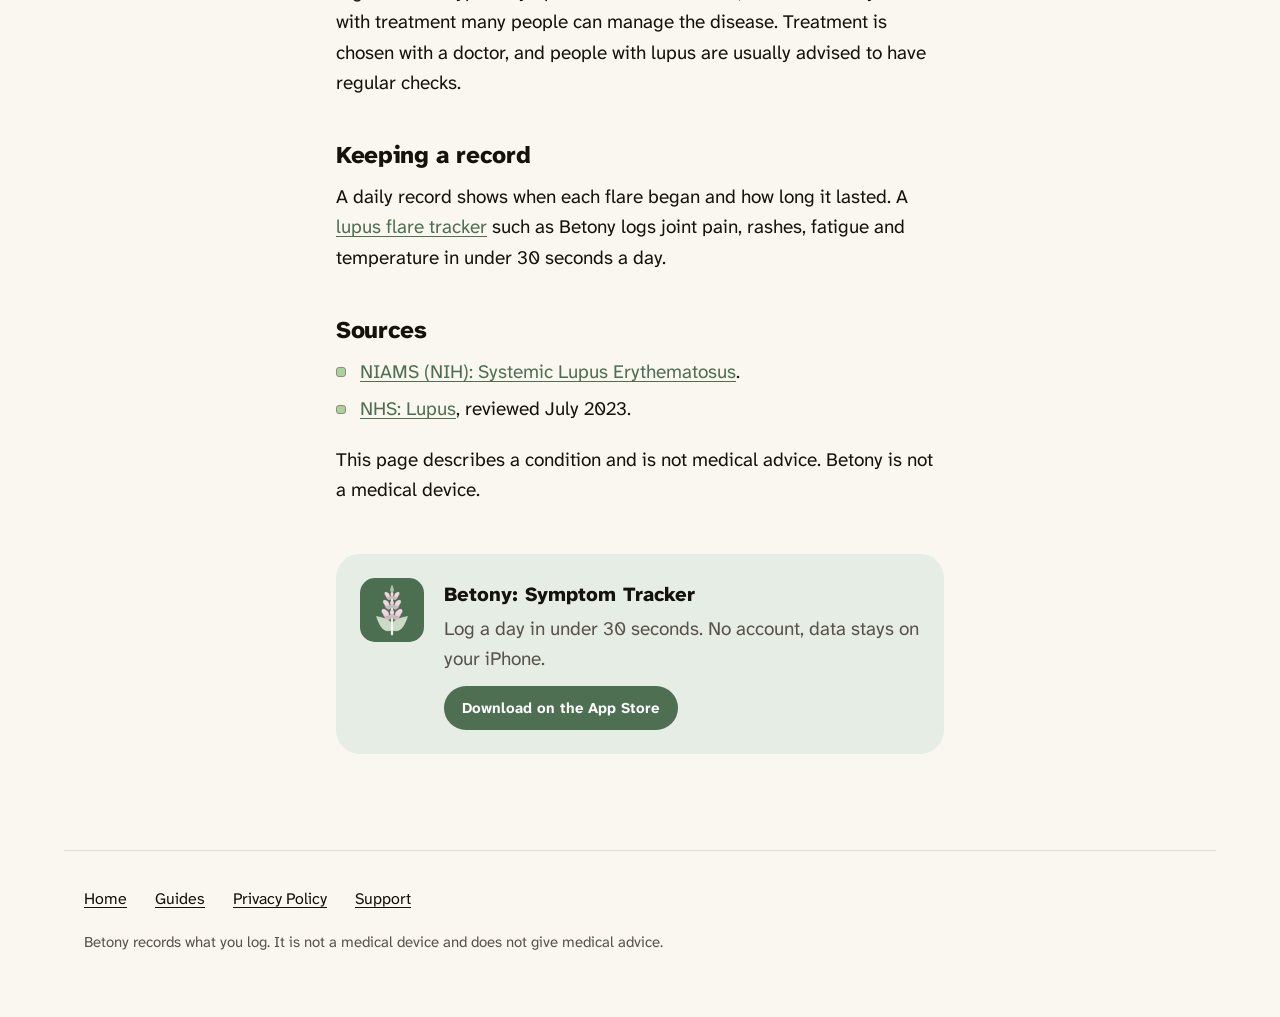
<file: what-is-lupus/index.html>
<!doctype html>
<html lang="en">
<head>
<meta charset="utf-8">
<meta name="viewport" content="width=device-width, initial-scale=1">
<meta name="color-scheme" content="light dark">
<meta name="theme-color" content="#FAF6F0" media="(prefers-color-scheme: light)">
<meta name="theme-color" content="#181611" media="(prefers-color-scheme: dark)">
<meta name="description" content="Lupus is a chronic autoimmune disease that women get about nine times more often than men. Symptoms, flares and diagnosis, with sources.">
<title>What Is Lupus (SLE)? Symptoms and Flares | Betony</title>
<link rel="canonical" href="https://betonyapp.com/what-is-lupus/">
<meta property="og:type" content="article">
<meta property="og:site_name" content="Betony">
<meta property="og:title" content="What Is Lupus (SLE)? Symptoms and Flares | Betony">
<meta property="og:description" content="Lupus is a chronic autoimmune disease that women get about nine times more often than men. Symptoms, flares and diagnosis, with sources.">
<meta property="og:url" content="https://betonyapp.com/what-is-lupus/">
<meta property="og:image" content="https://betonyapp.com/img/1-today-light.jpg">
<meta name="apple-itunes-app" content="app-id=6813134795">
<script type="application/ld+json">
{
 "@context": "https://schema.org",
 "@type": "Article",
 "headline": "What is lupus?",
 "description": "Lupus is a chronic autoimmune disease that women get about nine times more often than men. Symptoms, flares and diagnosis, with sources.",
 "mainEntityOfPage": "https://betonyapp.com/what-is-lupus/",
 "dateModified": "2026-11-18",
 "author": {
  "@type": "Organization",
  "name": "Betony",
  "url": "https://betonyapp.com/"
 },
 "publisher": {
  "@type": "Organization",
  "name": "Betony",
  "url": "https://betonyapp.com/"
 }
}
</script>
<link rel="icon" href="/favicon.png" type="image/png">
<link rel="apple-touch-icon" href="/apple-touch-icon.png">
<link rel="preconnect" href="https://fonts.googleapis.com">
<link rel="preconnect" href="https://fonts.gstatic.com" crossorigin>
<link rel="stylesheet" href="https://fonts.googleapis.com/css2?family=Atkinson+Hyperlegible+Next:wght@400;700;800&display=swap">
<link rel="stylesheet" href="/styles.css">
</head>
<body class="inner">
<header class="site-header">
<a class="brand" href="/"><img src="/img/icon.png" width="36" height="36" alt="">Betony</a>
<nav aria-label="Main"><a href="/guides/">Guides</a><a class="button button-small" href="https://apps.apple.com/us/app/betony-symptom-tracker/id6813134795">Get the app</a></nav>
</header>
<main>
<article class="prose">
<h1>What is lupus?</h1>
<p class="small">Updated <time datetime="2026-11-18">November 18, 2026</time></p>
<p>Systemic lupus erythematosus, usually called lupus, is a chronic autoimmune disease: the immune system attacks the body's own tissues. This causes inflammation that can affect the skin, joints, heart, lungs, kidneys, blood cells and brain. It is not contagious.</p>
<h2>Symptoms</h2>
<p>Symptoms vary from person to person and range from mild to severe. They can come and go, and new ones can develop over time. They include:</p>
<ul>
<li>painful, swollen joints and morning stiffness</li>
<li>extreme tiredness that does not go away with rest</li>
<li>a rash across the nose and cheeks, called a butterfly or malar rash</li>
<li>sensitivity to the sun</li>
<li>fevers</li>
<li>hair loss</li>
<li>mouth and nose sores</li>
<li>fingers and toes changing colour in the cold or under stress (Raynaud's)</li>
<li>pain when breathing deeply</li>
<li>headaches</li>
</ul>
<h2>Flares and remission</h2>
<p>People with lupus often have periods of illness, called flares, and periods of wellness, called remission. The NIH describes flares as unpredictable and ranging from mild to serious. The NHS notes that the reason symptoms flare up or settle down is not known, and that some people's symptoms stay constant.</p>
<h2>Who gets lupus</h2>
<p>Anyone can get lupus, but women get it about nine times more often than men. It most often begins between the ages of 15 and 45. It is more common in African American people and in people of American Indian and Asian descent, and having a family member with lupus or another autoimmune disease raises the likelihood.</p>
<h2>Diagnosis and treatment</h2>
<p>Lupus can be hard to diagnose because it resembles other conditions. A diagnosis usually rests on blood tests showing certain antibodies together with typical symptoms. There is no cure, but the NIH says that with treatment many people can manage the disease. Treatment is chosen with a doctor, and people with lupus are usually advised to have regular checks.</p>
<h2>Keeping a record</h2>
<p>A daily record shows when each flare began and how long it lasted. A <a href="/lupus-flare-tracker/">lupus flare tracker</a> such as Betony logs joint pain, rashes, fatigue and temperature in under 30 seconds a day.</p>
<h2>Sources</h2>
<ul>
<li><a href="https://www.niams.nih.gov/health-topics/lupus">NIAMS (NIH): Systemic Lupus Erythematosus</a>.</li>
<li><a href="https://www.nhs.uk/conditions/lupus/">NHS: Lupus</a>, reviewed July 2023.</li>
</ul>
<p>This page describes a condition and is not medical advice. Betony is not a medical device.</p>
</article>
<aside class="cta" aria-label="Get Betony">
<img src="/img/icon.png" width="64" height="64" alt="">
<div>
<p class="cta-title">Betony: Symptom Tracker</p>
<p>Log a day in under 30 seconds. No account, data stays on your iPhone.</p>
<a class="button button-small" href="https://apps.apple.com/us/app/betony-symptom-tracker/id6813134795">Download on the App Store</a>
</div>
</aside>
</main>
<footer class="site-footer">
<nav aria-label="Site">
<ul>
<li><a href="/">Home</a></li>
<li><a href="/guides/">Guides</a></li>
<li><a href="/privacy/">Privacy Policy</a></li>
<li><a href="/support/">Support</a></li>
</ul>
</nav>
<p class="small">Betony records what you log. It is not a medical device and does not give medical advice.</p>
</footer>
</body>
</html>
</file>
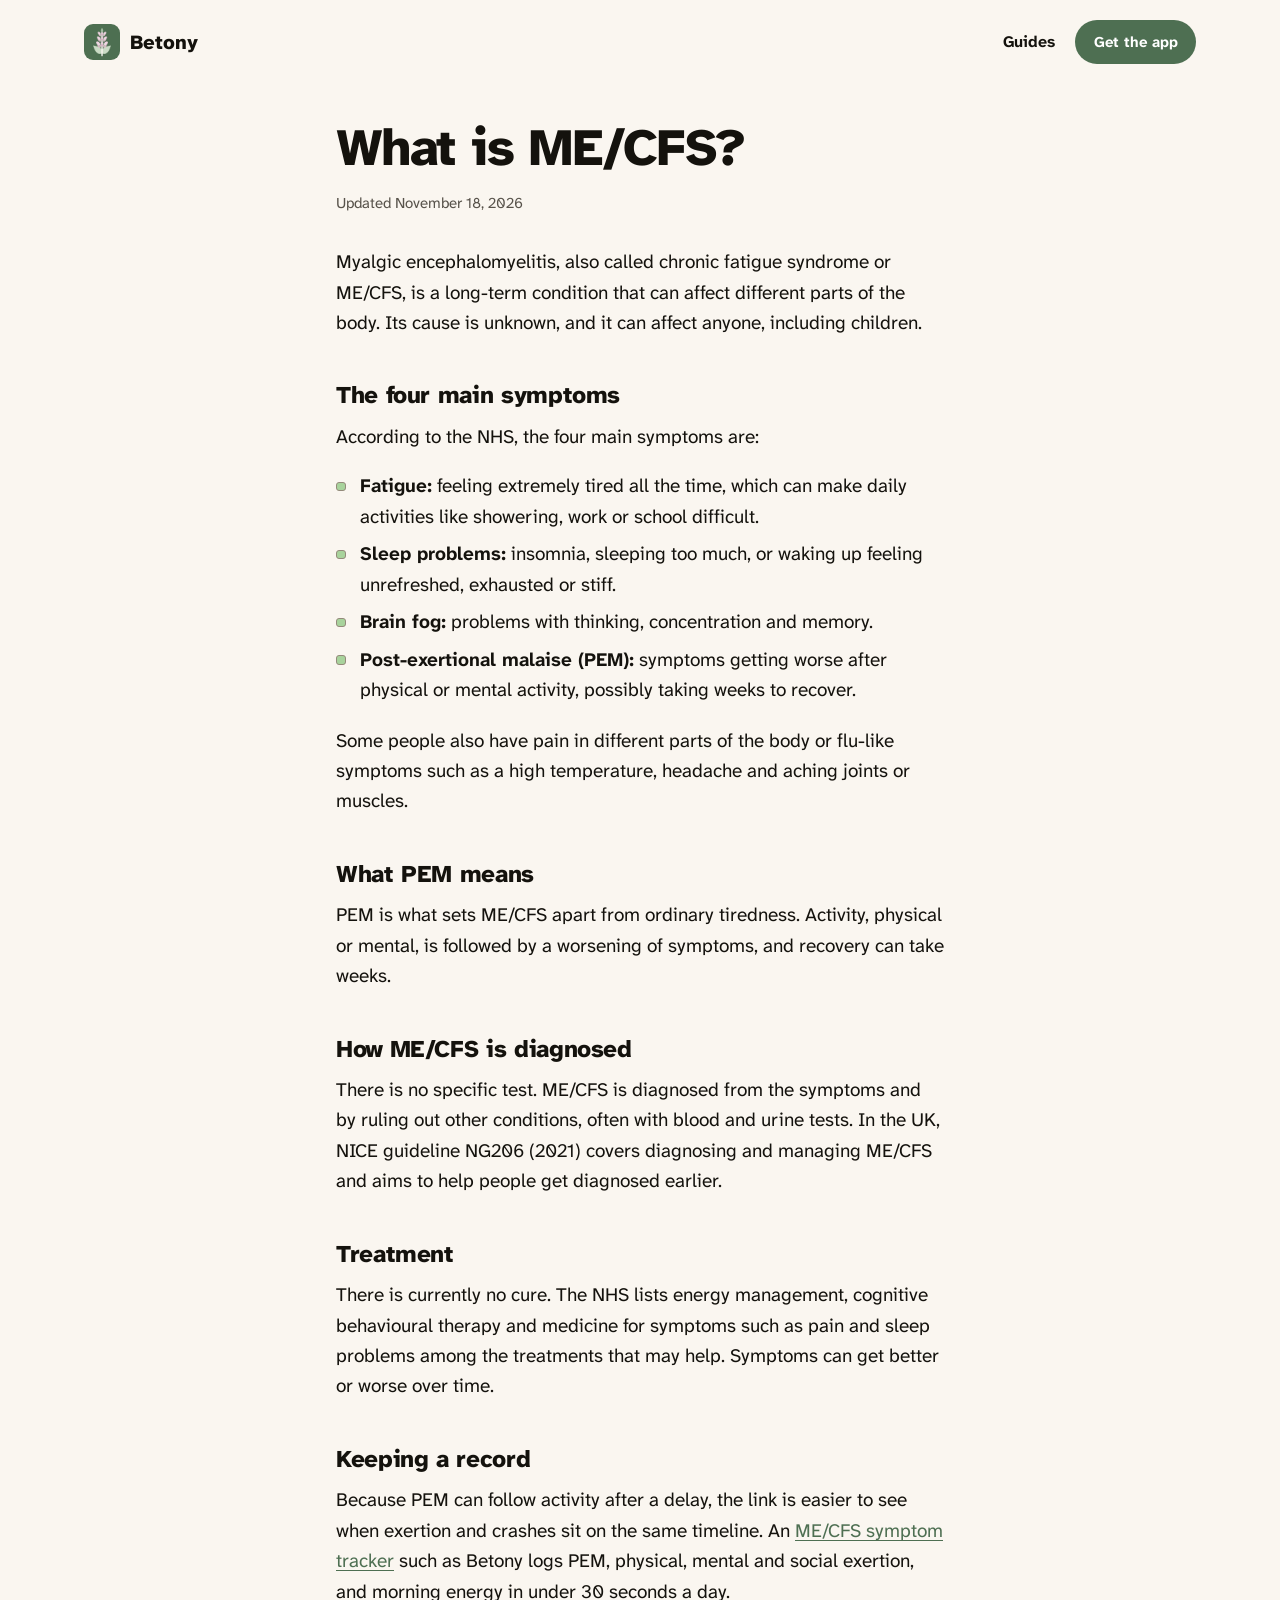
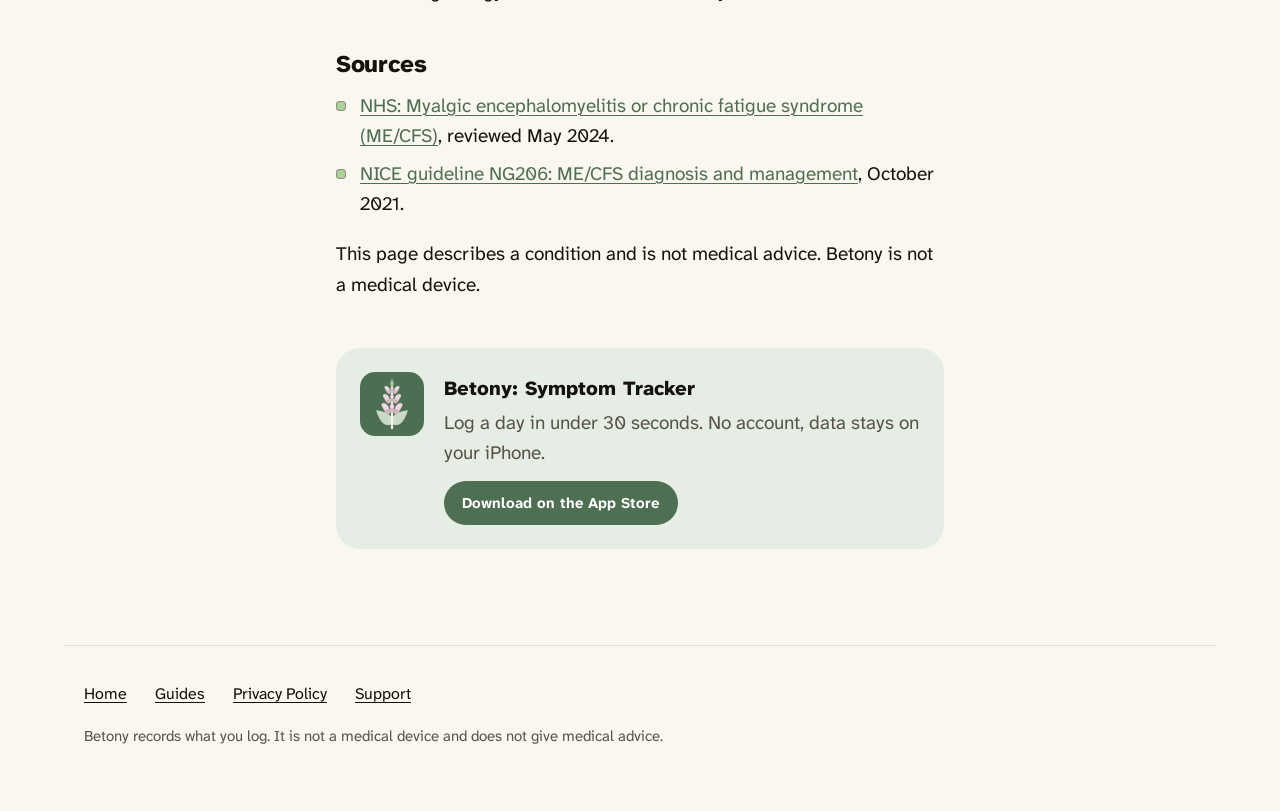
<file: what-is-me-cfs/index.html>
<!doctype html>
<html lang="en">
<head>
<meta charset="utf-8">
<meta name="viewport" content="width=device-width, initial-scale=1">
<meta name="color-scheme" content="light dark">
<meta name="theme-color" content="#FAF6F0" media="(prefers-color-scheme: light)">
<meta name="theme-color" content="#181611" media="(prefers-color-scheme: dark)">
<meta name="description" content="ME/CFS is a long-term condition. The four main symptoms, what post-exertional malaise (PEM) is, and how it is diagnosed, with sources.">
<title>What Is ME/CFS? The 4 Main Symptoms and PEM | Betony</title>
<link rel="canonical" href="https://betonyapp.com/what-is-me-cfs/">
<meta property="og:type" content="article">
<meta property="og:site_name" content="Betony">
<meta property="og:title" content="What Is ME/CFS? The 4 Main Symptoms and PEM | Betony">
<meta property="og:description" content="ME/CFS is a long-term condition. The four main symptoms, what post-exertional malaise (PEM) is, and how it is diagnosed, with sources.">
<meta property="og:url" content="https://betonyapp.com/what-is-me-cfs/">
<meta property="og:image" content="https://betonyapp.com/img/1-today-light.jpg">
<meta name="apple-itunes-app" content="app-id=6813134795">
<script type="application/ld+json">
{
 "@context": "https://schema.org",
 "@type": "Article",
 "headline": "What is ME/CFS?",
 "description": "ME/CFS is a long-term condition. The four main symptoms, what post-exertional malaise (PEM) is, and how it is diagnosed, with sources.",
 "mainEntityOfPage": "https://betonyapp.com/what-is-me-cfs/",
 "dateModified": "2026-11-18",
 "author": {
  "@type": "Organization",
  "name": "Betony",
  "url": "https://betonyapp.com/"
 },
 "publisher": {
  "@type": "Organization",
  "name": "Betony",
  "url": "https://betonyapp.com/"
 }
}
</script>
<link rel="icon" href="/favicon.png" type="image/png">
<link rel="apple-touch-icon" href="/apple-touch-icon.png">
<link rel="preconnect" href="https://fonts.googleapis.com">
<link rel="preconnect" href="https://fonts.gstatic.com" crossorigin>
<link rel="stylesheet" href="https://fonts.googleapis.com/css2?family=Atkinson+Hyperlegible+Next:wght@400;700;800&display=swap">
<link rel="stylesheet" href="/styles.css">
</head>
<body class="inner">
<header class="site-header">
<a class="brand" href="/"><img src="/img/icon.png" width="36" height="36" alt="">Betony</a>
<nav aria-label="Main"><a href="/guides/">Guides</a><a class="button button-small" href="https://apps.apple.com/us/app/betony-symptom-tracker/id6813134795">Get the app</a></nav>
</header>
<main>
<article class="prose">
<h1>What is ME/CFS?</h1>
<p class="small">Updated <time datetime="2026-11-18">November 18, 2026</time></p>
<p>Myalgic encephalomyelitis, also called chronic fatigue syndrome or ME/CFS, is a long-term condition that can affect different parts of the body. Its cause is unknown, and it can affect anyone, including children.</p>
<h2>The four main symptoms</h2>
<p>According to the NHS, the four main symptoms are:</p>
<ul>
<li><strong>Fatigue:</strong> feeling extremely tired all the time, which can make daily activities like showering, work or school difficult.</li>
<li><strong>Sleep problems:</strong> insomnia, sleeping too much, or waking up feeling unrefreshed, exhausted or stiff.</li>
<li><strong>Brain fog:</strong> problems with thinking, concentration and memory.</li>
<li><strong>Post-exertional malaise (PEM):</strong> symptoms getting worse after physical or mental activity, possibly taking weeks to recover.</li>
</ul>
<p>Some people also have pain in different parts of the body or flu-like symptoms such as a high temperature, headache and aching joints or muscles.</p>
<h2>What PEM means</h2>
<p>PEM is what sets ME/CFS apart from ordinary tiredness. Activity, physical or mental, is followed by a worsening of symptoms, and recovery can take weeks.</p>
<h2>How ME/CFS is diagnosed</h2>
<p>There is no specific test. ME/CFS is diagnosed from the symptoms and by ruling out other conditions, often with blood and urine tests. In the UK, NICE guideline NG206 (2021) covers diagnosing and managing ME/CFS and aims to help people get diagnosed earlier.</p>
<h2>Treatment</h2>
<p>There is currently no cure. The NHS lists energy management, cognitive behavioural therapy and medicine for symptoms such as pain and sleep problems among the treatments that may help. Symptoms can get better or worse over time.</p>
<h2>Keeping a record</h2>
<p>Because PEM can follow activity after a delay, the link is easier to see when exertion and crashes sit on the same timeline. An <a href="/me-cfs-symptom-tracker/">ME/CFS symptom tracker</a> such as Betony logs PEM, physical, mental and social exertion, and morning energy in under 30 seconds a day.</p>
<h2>Sources</h2>
<ul>
<li><a href="https://www.nhs.uk/conditions/chronic-fatigue-syndrome-cfs/">NHS: Myalgic encephalomyelitis or chronic fatigue syndrome (ME/CFS)</a>, reviewed May 2024.</li>
<li><a href="https://www.nice.org.uk/guidance/ng206">NICE guideline NG206: ME/CFS diagnosis and management</a>, October 2021.</li>
</ul>
<p>This page describes a condition and is not medical advice. Betony is not a medical device.</p>
</article>
<aside class="cta" aria-label="Get Betony">
<img src="/img/icon.png" width="64" height="64" alt="">
<div>
<p class="cta-title">Betony: Symptom Tracker</p>
<p>Log a day in under 30 seconds. No account, data stays on your iPhone.</p>
<a class="button button-small" href="https://apps.apple.com/us/app/betony-symptom-tracker/id6813134795">Download on the App Store</a>
</div>
</aside>
</main>
<footer class="site-footer">
<nav aria-label="Site">
<ul>
<li><a href="/">Home</a></li>
<li><a href="/guides/">Guides</a></li>
<li><a href="/privacy/">Privacy Policy</a></li>
<li><a href="/support/">Support</a></li>
</ul>
</nav>
<p class="small">Betony records what you log. It is not a medical device and does not give medical advice.</p>
</footer>
</body>
</html>
</file>
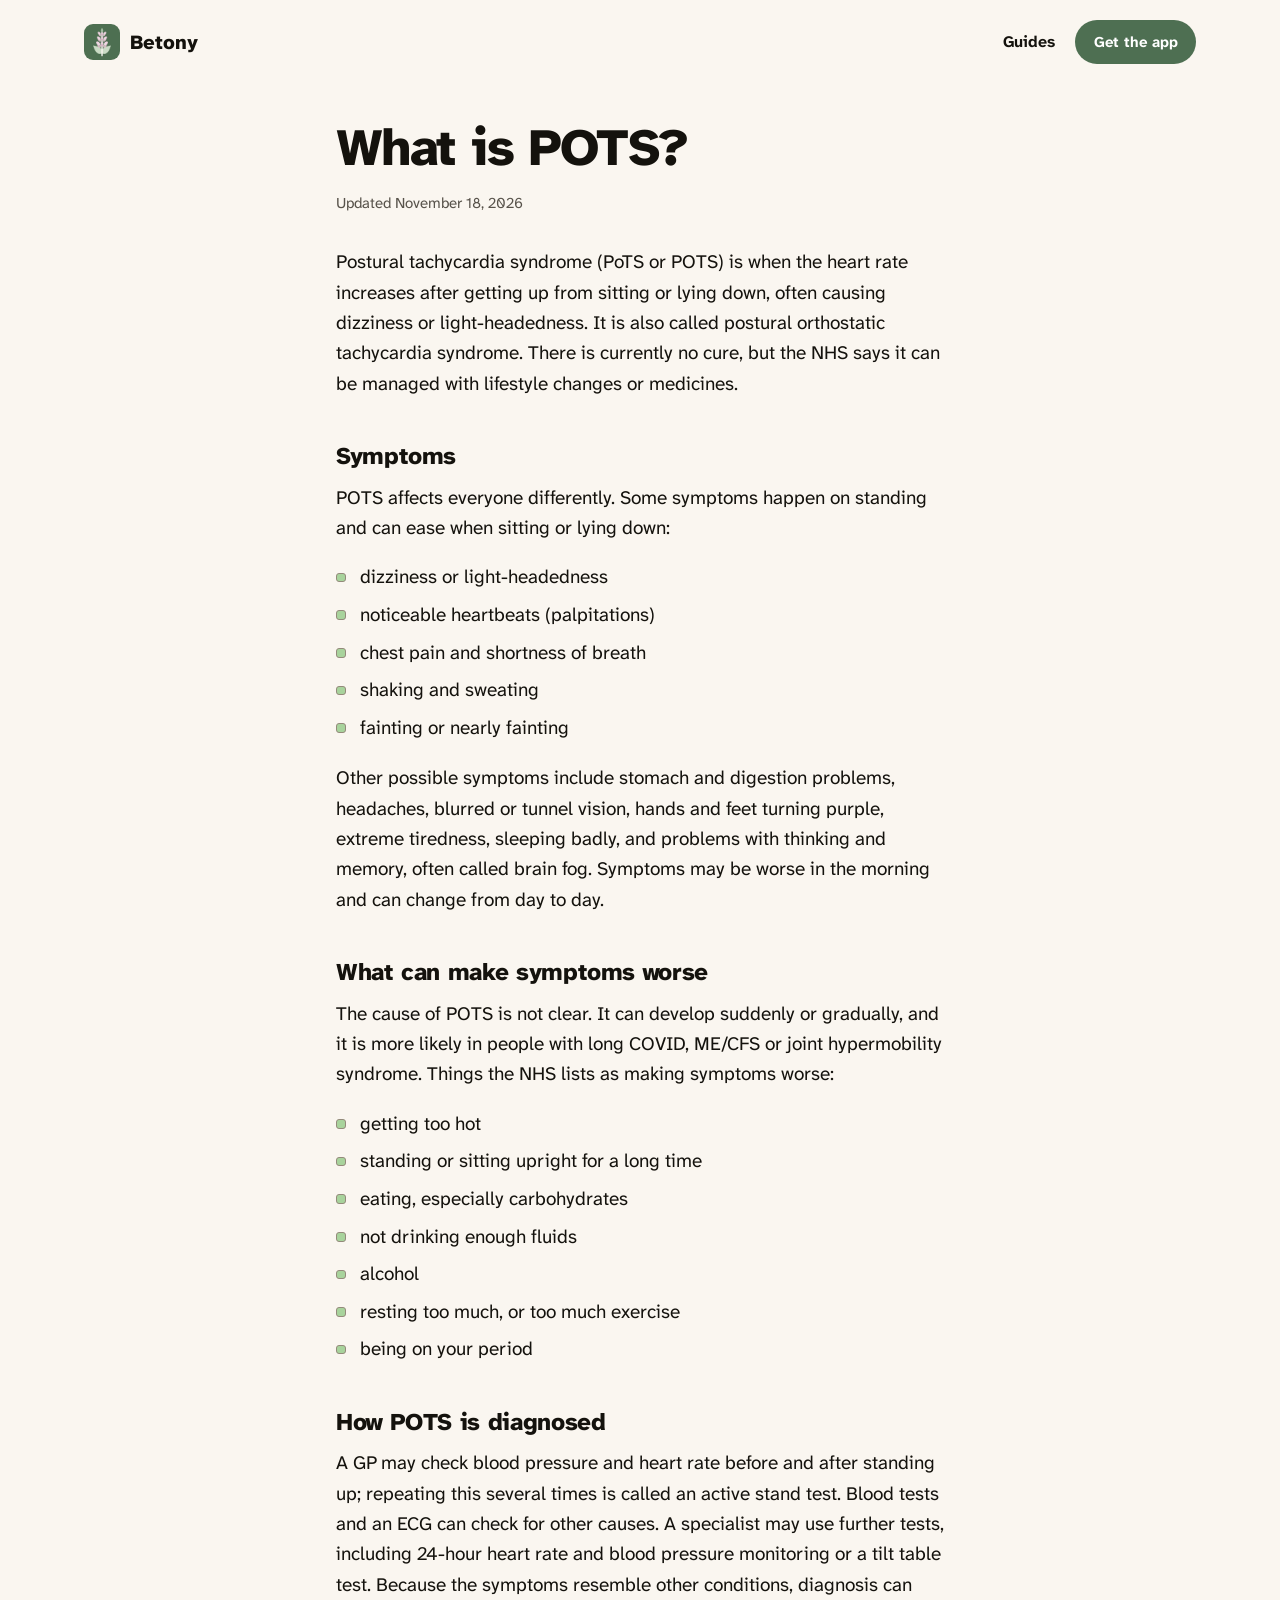
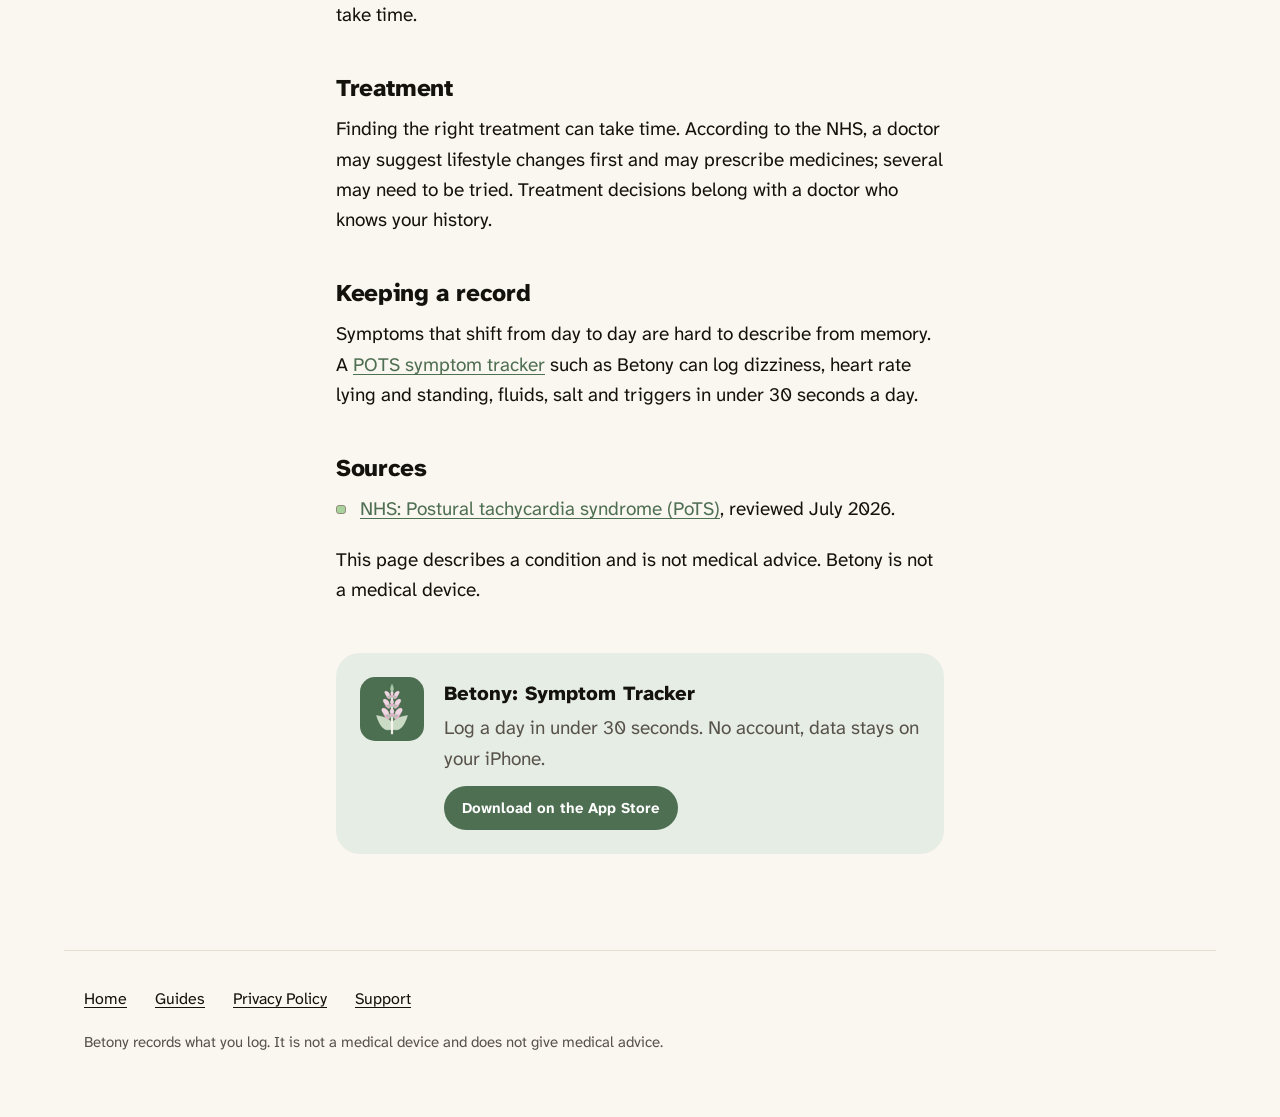
<file: what-is-pots/index.html>
<!doctype html>
<html lang="en">
<head>
<meta charset="utf-8">
<meta name="viewport" content="width=device-width, initial-scale=1">
<meta name="color-scheme" content="light dark">
<meta name="theme-color" content="#FAF6F0" media="(prefers-color-scheme: light)">
<meta name="theme-color" content="#181611" media="(prefers-color-scheme: dark)">
<meta name="description" content="POTS is when your heart rate increases after getting up from sitting or lying down. Symptoms, triggers and how it is diagnosed, with sources.">
<title>What Is POTS? Symptoms, Triggers, Diagnosis | Betony</title>
<link rel="canonical" href="https://betonyapp.com/what-is-pots/">
<meta property="og:type" content="article">
<meta property="og:site_name" content="Betony">
<meta property="og:title" content="What Is POTS? Symptoms, Triggers, Diagnosis | Betony">
<meta property="og:description" content="POTS is when your heart rate increases after getting up from sitting or lying down. Symptoms, triggers and how it is diagnosed, with sources.">
<meta property="og:url" content="https://betonyapp.com/what-is-pots/">
<meta property="og:image" content="https://betonyapp.com/img/1-today-light.jpg">
<meta name="apple-itunes-app" content="app-id=6813134795">
<script type="application/ld+json">
{
 "@context": "https://schema.org",
 "@type": "Article",
 "headline": "What is POTS?",
 "description": "POTS is when your heart rate increases after getting up from sitting or lying down. Symptoms, triggers and how it is diagnosed, with sources.",
 "mainEntityOfPage": "https://betonyapp.com/what-is-pots/",
 "dateModified": "2026-11-18",
 "author": {
  "@type": "Organization",
  "name": "Betony",
  "url": "https://betonyapp.com/"
 },
 "publisher": {
  "@type": "Organization",
  "name": "Betony",
  "url": "https://betonyapp.com/"
 }
}
</script>
<link rel="icon" href="/favicon.png" type="image/png">
<link rel="apple-touch-icon" href="/apple-touch-icon.png">
<link rel="preconnect" href="https://fonts.googleapis.com">
<link rel="preconnect" href="https://fonts.gstatic.com" crossorigin>
<link rel="stylesheet" href="https://fonts.googleapis.com/css2?family=Atkinson+Hyperlegible+Next:wght@400;700;800&display=swap">
<link rel="stylesheet" href="/styles.css">
</head>
<body class="inner">
<header class="site-header">
<a class="brand" href="/"><img src="/img/icon.png" width="36" height="36" alt="">Betony</a>
<nav aria-label="Main"><a href="/guides/">Guides</a><a class="button button-small" href="https://apps.apple.com/us/app/betony-symptom-tracker/id6813134795">Get the app</a></nav>
</header>
<main>
<article class="prose">
<h1>What is POTS?</h1>
<p class="small">Updated <time datetime="2026-11-18">November 18, 2026</time></p>
<p>Postural tachycardia syndrome (PoTS or POTS) is when the heart rate increases after getting up from sitting or lying down, often causing dizziness or light-headedness. It is also called postural orthostatic tachycardia syndrome. There is currently no cure, but the NHS says it can be managed with lifestyle changes or medicines.</p>
<h2>Symptoms</h2>
<p>POTS affects everyone differently. Some symptoms happen on standing and can ease when sitting or lying down:</p>
<ul>
<li>dizziness or light-headedness</li>
<li>noticeable heartbeats (palpitations)</li>
<li>chest pain and shortness of breath</li>
<li>shaking and sweating</li>
<li>fainting or nearly fainting</li>
</ul>
<p>Other possible symptoms include stomach and digestion problems, headaches, blurred or tunnel vision, hands and feet turning purple, extreme tiredness, sleeping badly, and problems with thinking and memory, often called brain fog. Symptoms may be worse in the morning and can change from day to day.</p>
<h2>What can make symptoms worse</h2>
<p>The cause of POTS is not clear. It can develop suddenly or gradually, and it is more likely in people with long COVID, ME/CFS or joint hypermobility syndrome. Things the NHS lists as making symptoms worse:</p>
<ul>
<li>getting too hot</li>
<li>standing or sitting upright for a long time</li>
<li>eating, especially carbohydrates</li>
<li>not drinking enough fluids</li>
<li>alcohol</li>
<li>resting too much, or too much exercise</li>
<li>being on your period</li>
</ul>
<h2>How POTS is diagnosed</h2>
<p>A GP may check blood pressure and heart rate before and after standing up; repeating this several times is called an active stand test. Blood tests and an ECG can check for other causes. A specialist may use further tests, including 24-hour heart rate and blood pressure monitoring or a tilt table test. Because the symptoms resemble other conditions, diagnosis can take time.</p>
<h2>Treatment</h2>
<p>Finding the right treatment can take time. According to the NHS, a doctor may suggest lifestyle changes first and may prescribe medicines; several may need to be tried. Treatment decisions belong with a doctor who knows your history.</p>
<h2>Keeping a record</h2>
<p>Symptoms that shift from day to day are hard to describe from memory. A <a href="/pots-symptom-tracker/">POTS symptom tracker</a> such as Betony can log dizziness, heart rate lying and standing, fluids, salt and triggers in under 30 seconds a day.</p>
<h2>Sources</h2>
<ul>
<li><a href="https://www.nhs.uk/conditions/postural-tachycardia-syndrome/">NHS: Postural tachycardia syndrome (PoTS)</a>, reviewed July 2026.</li>
</ul>
<p>This page describes a condition and is not medical advice. Betony is not a medical device.</p>
</article>
<aside class="cta" aria-label="Get Betony">
<img src="/img/icon.png" width="64" height="64" alt="">
<div>
<p class="cta-title">Betony: Symptom Tracker</p>
<p>Log a day in under 30 seconds. No account, data stays on your iPhone.</p>
<a class="button button-small" href="https://apps.apple.com/us/app/betony-symptom-tracker/id6813134795">Download on the App Store</a>
</div>
</aside>
</main>
<footer class="site-footer">
<nav aria-label="Site">
<ul>
<li><a href="/">Home</a></li>
<li><a href="/guides/">Guides</a></li>
<li><a href="/privacy/">Privacy Policy</a></li>
<li><a href="/support/">Support</a></li>
</ul>
</nav>
<p class="small">Betony records what you log. It is not a medical device and does not give medical advice.</p>
</footer>
</body>
</html>
</file>
<file: styles.css>
/* Betony — betonyapp.com
   Colors are the app's asset-catalog tokens (bg, surface, accent, stroke, wellbeing1–5).
   Type is Atkinson Hyperlegible Next, the face of Betony's posts: built for low-vision
   legibility, which suits readers with brain fog.
   The one bold element is the hero month, drawn exactly like the app's Calendar tab. */

:root {
  --bg: #FAF6F0;
  --surface: #FFFFFF;
  --ink: #14120D;
  --ink-soft: #57524A;
  --accent: #4E6F52;
  --accent-soft: #E6EDE4;
  --on-accent: #FFFFFF;
  --stroke: #948A7B;
  --hair: #E4DDD2;
  --w1: #FFEBB4;
  --w2: #EAE4A5;
  --w3: #CADFA3;
  --w4: #A8D39C;
  --w5: #85C190;
  --w-ink: #14120D;
  --measure: 38rem;
  --wide: 72rem;
  color-scheme: light dark;
}

@media (prefers-color-scheme: dark) {
  :root {
    --bg: #181611;
    --surface: #242119;
    --ink: #F2F6F1;
    --ink-soft: #B9B3A8;
    --accent: #A3C4A5;
    --accent-soft: #26331F;
    --on-accent: #14120D;
    --stroke: #756D5E;
    --hair: #322E25;
    --w1: #8A7D60;
    --w2: #918D66;
    --w3: #8E9D73;
    --w4: #8BAD81;
    --w5: #82BD8D;
  }
}

*, *::before, *::after { box-sizing: border-box; }

html { -webkit-text-size-adjust: 100%; text-size-adjust: 100%; }

body {
  margin: 0;
  background: var(--bg);
  color: var(--ink);
  font-family: "Atkinson Hyperlegible Next", "Atkinson Hyperlegible", -apple-system, BlinkMacSystemFont, "Segoe UI", sans-serif;
  font-size: 1.1875rem;
  line-height: 1.6;
}

img { max-width: 100%; height: auto; display: block; }

a {
  color: var(--accent);
  text-decoration: underline;
  text-decoration-thickness: 1px;
  text-underline-offset: 0.18em;
}
a:hover { text-decoration-thickness: 2px; }
a:focus-visible, .button:focus-visible {
  outline: 3px solid var(--accent);
  outline-offset: 3px;
  border-radius: 6px;
}

h1, h2, h3 { line-height: 1.15; margin: 0; font-weight: 800; letter-spacing: -0.015em; }
p { margin: 0 0 1em; }
.small { font-size: 0.9375rem; color: var(--ink-soft); }

/* Header */

.site-header {
  max-width: var(--wide);
  margin: 0 auto;
  padding: 1.25rem 1.25rem 0;
  display: flex;
  align-items: center;
  justify-content: space-between;
  gap: 1rem;
}
.brand {
  display: inline-flex;
  align-items: center;
  gap: 0.6rem;
  color: var(--ink);
  text-decoration: none;
  font-weight: 800;
  font-size: 1.25rem;
}
.brand img { border-radius: 9px; }
.site-header nav { display: flex; align-items: center; gap: 1.25rem; }
.site-header nav > a:not(.button) { color: var(--ink); text-decoration: none; font-weight: 700; font-size: 1rem; }
.site-header nav > a:not(.button):hover { text-decoration: underline; }

/* Buttons: pill, the app's filled accent */

.button {
  display: inline-flex;
  align-items: center;
  min-height: 3.25rem;
  padding: 0 1.6rem;
  border-radius: 999px;
  background: var(--accent);
  color: var(--on-accent);
  font-weight: 700;
  font-size: 1.0625rem;
  text-decoration: none;
}
.button:hover { filter: brightness(1.08); }
.button-small { min-height: 2.75rem; padding: 0 1.15rem; font-size: 0.9375rem; }

main { overflow-wrap: break-word; }

/* Home: hero */

.hero {
  max-width: var(--wide);
  margin: 0 auto;
  padding: 4rem 1.25rem 4.5rem;
  display: grid;
  grid-template-columns: minmax(0, 1.1fr) minmax(0, 1fr);
  gap: 3.5rem;
  align-items: center;
}
.hero h1 {
  font-size: clamp(2.6rem, 6.2vw, 4.75rem);
  line-height: 1.02;
  letter-spacing: -0.035em;
  margin-bottom: 1.5rem;
  max-width: 11ch;
}
.lede { font-size: 1.3125rem; color: var(--ink-soft); max-width: 32rem; margin-bottom: 2rem; }
.hero-cta { display: flex; flex-wrap: wrap; align-items: center; gap: 0.75rem 1.25rem; margin: 0; }

/* The month, as the app draws it */

.cal {
  margin: 0;
  padding: 1.75rem 1.5rem 1.5rem;
  background: var(--surface);
  border-radius: 28px;
  box-shadow: 0 1px 0 var(--hair), 0 24px 60px -30px rgba(78, 111, 82, 0.45);
}
.cal-month { text-align: center; font-weight: 800; font-size: 1.25rem; margin-bottom: 1rem; }
.cal-grid { display: grid; grid-template-columns: repeat(7, 1fr); gap: 0.45rem; }
.cal-head { text-align: center; font-size: 0.875rem; color: var(--ink-soft); padding-bottom: 0.2rem; }
.cal-day {
  aspect-ratio: 1.15;
  display: grid;
  place-items: center;
  border-radius: 12px;
  font-size: 1.0625rem;
  border: 1.5px solid var(--stroke);
  color: var(--w-ink);
  animation: fill-in 420ms cubic-bezier(.2,.7,.2,1) both;
  animation-delay: calc(var(--i) * 28ms + 150ms);
}
.cal-pad { border: 0; animation: none; }
.cal-empty { border-color: transparent; background: none; color: var(--ink); }
.w1 { background: var(--w1); }
.w2 { background: var(--w2); }
.w3 { background: var(--w3); }
.w4 { background: var(--w4); }
.w5 { background: var(--w5); }
.cal-flare { border: 3px solid var(--accent); }
.cal-legend {
  display: flex;
  flex-wrap: wrap;
  align-items: center;
  gap: 0.5rem;
  margin: 1.1rem 0 0;
  font-size: 0.875rem;
  color: var(--ink-soft);
}
.cal-ramp { display: inline-flex; gap: 3px; }
.cal-ramp i { width: 14px; height: 14px; border-radius: 4px; }
.cal-flare-key { width: 14px; height: 14px; border-radius: 4px; border: 2.5px solid var(--accent); margin-left: 0.75rem; }
.cal figcaption {
  margin-top: 1rem;
  padding-top: 1rem;
  border-top: 1px solid var(--hair);
  font-size: 0.9375rem;
  color: var(--ink-soft);
}

@keyframes fill-in {
  from { opacity: 0; transform: scale(0.82); }
  to { opacity: 1; transform: none; }
}
@media (prefers-reduced-motion: reduce) {
  .cal-day { animation: none; }
}

/* Home: three promises, plain columns */

.promises {
  max-width: var(--wide);
  margin: 0 auto;
  padding: 0 1.25rem 5rem;
  display: grid;
  grid-template-columns: repeat(3, minmax(0, 1fr));
  gap: 2.5rem;
}
.promises > div { border-top: 3px solid var(--ink); padding-top: 1.1rem; }
.promises h2 { font-size: 1.375rem; margin-bottom: 0.6rem; }
.promises p { color: var(--ink-soft); margin: 0; }

/* Home: screenshots on a sage band */

.shots { background: var(--accent-soft); padding: 4.5rem 1.25rem 5rem; }
.shots h2 {
  max-width: var(--wide);
  margin: 0 auto 2.75rem;
  font-size: clamp(1.75rem, 3.4vw, 2.5rem);
}
.shots h2 span { display: block; max-width: 24ch; }
.shots-row {
  max-width: var(--wide);
  margin: 0 auto;
  display: grid;
  grid-template-columns: repeat(3, minmax(0, 1fr));
  gap: 2rem;
}
.shots figure { margin: 0; }
.shots img {
  border-radius: 30px;
  box-shadow: 0 0 0 1px var(--hair), 0 20px 40px -24px rgba(20, 18, 13, 0.35);
}
.shots figcaption { margin-top: 1rem; font-size: 1rem; color: var(--ink-soft); }

/* Home: conditions */

.conditions { max-width: var(--wide); margin: 0 auto; padding: 5rem 1.25rem 3rem; }
.conditions > h2 { font-size: clamp(1.75rem, 3.4vw, 2.5rem); margin-bottom: 1rem; }
.conditions > p { color: var(--ink-soft); max-width: var(--measure); margin-bottom: 2.25rem; }
.cond-list { list-style: none; margin: 0; padding: 0; border-top: 1px solid var(--stroke); }
.cond-list li {
  display: grid;
  grid-template-columns: 14rem minmax(0, 1fr) 13rem;
  gap: 0.5rem 2rem;
  align-items: baseline;
  padding: 1.5rem 0;
  border-bottom: 1px solid var(--hair);
}
.cond-list h3 { font-size: 1.75rem; }
.cond-list p { margin: 0; color: var(--ink-soft); }
.cond-links { display: flex; flex-direction: column; gap: 0.35rem; }
.cond-links a { font-weight: 700; }

/* Inner pages: one readable column */

.inner main { padding: 3.5rem 1.25rem 2rem; }
.prose { max-width: var(--measure); margin: 0 auto; }
.prose h1 { font-size: clamp(2.25rem, 5vw, 3.25rem); line-height: 1.06; letter-spacing: -0.03em; margin-bottom: 1rem; }
.prose h1 + .small { margin-bottom: 2rem; }
.prose h1 + p:not(.small) { margin-top: 1.5rem; }
.prose h2 { font-size: 1.5rem; margin: 2.75rem 0 0.75rem; }
.prose ul { padding-left: 0; list-style: none; margin: 0 0 1.25rem; }
.prose li { position: relative; padding-left: 1.5rem; margin-bottom: 0.45rem; }
.prose li::before {
  content: "";
  position: absolute;
  left: 0;
  top: 0.55em;
  width: 0.6rem;
  height: 0.6rem;
  border-radius: 3px;
  background: var(--w4);
  border: 1.5px solid var(--stroke);
}

.cta {
  max-width: var(--measure);
  margin: 3rem auto 1rem;
  padding: 1.5rem;
  display: flex;
  gap: 1.25rem;
  align-items: flex-start;
  background: var(--accent-soft);
  border-radius: 24px;
}
.cta img { border-radius: 15px; flex: none; }
.cta p { margin: 0 0 0.75rem; color: var(--ink-soft); }
.cta .cta-title { color: var(--ink); font-weight: 800; font-size: 1.25rem; margin-bottom: 0.25rem; }

/* Footer */

.site-footer {
  max-width: var(--wide);
  margin: 3rem auto 0;
  padding: 2rem 1.25rem 3rem;
  border-top: 1px solid var(--hair);
}
.site-footer ul {
  display: flex;
  flex-wrap: wrap;
  gap: 0.5rem 1.75rem;
  list-style: none;
  margin: 0 0 1rem;
  padding: 0;
}
.site-footer a { color: var(--ink); font-size: 1rem; }

/* Phones */

@media (max-width: 860px) {
  .hero { grid-template-columns: 1fr; padding-top: 2.5rem; gap: 2.5rem; }
  .promises { grid-template-columns: 1fr; gap: 1.75rem; padding-bottom: 3.5rem; }
  .shots-row {
    grid-template-columns: repeat(3, 70%);
    overflow-x: auto;
    scroll-snap-type: x mandatory;
    gap: 1rem;
    padding-bottom: 0.5rem;
  }
  .shots figure { scroll-snap-align: start; }
  .cond-list li { grid-template-columns: 1fr; }
  .cond-links { flex-direction: row; flex-wrap: wrap; gap: 0.5rem 1.25rem; }
}
@media (max-width: 480px) {
  body { font-size: 1.125rem; }
  .site-header nav > a:not(.button) { display: none; }
  .cal { padding: 1.25rem 0.9rem 1rem; border-radius: 22px; }
  .cal-grid { gap: 0.3rem; }
  .cal-day { border-radius: 9px; font-size: 0.9375rem; }
  .cta { flex-direction: column; }
}
</file>
